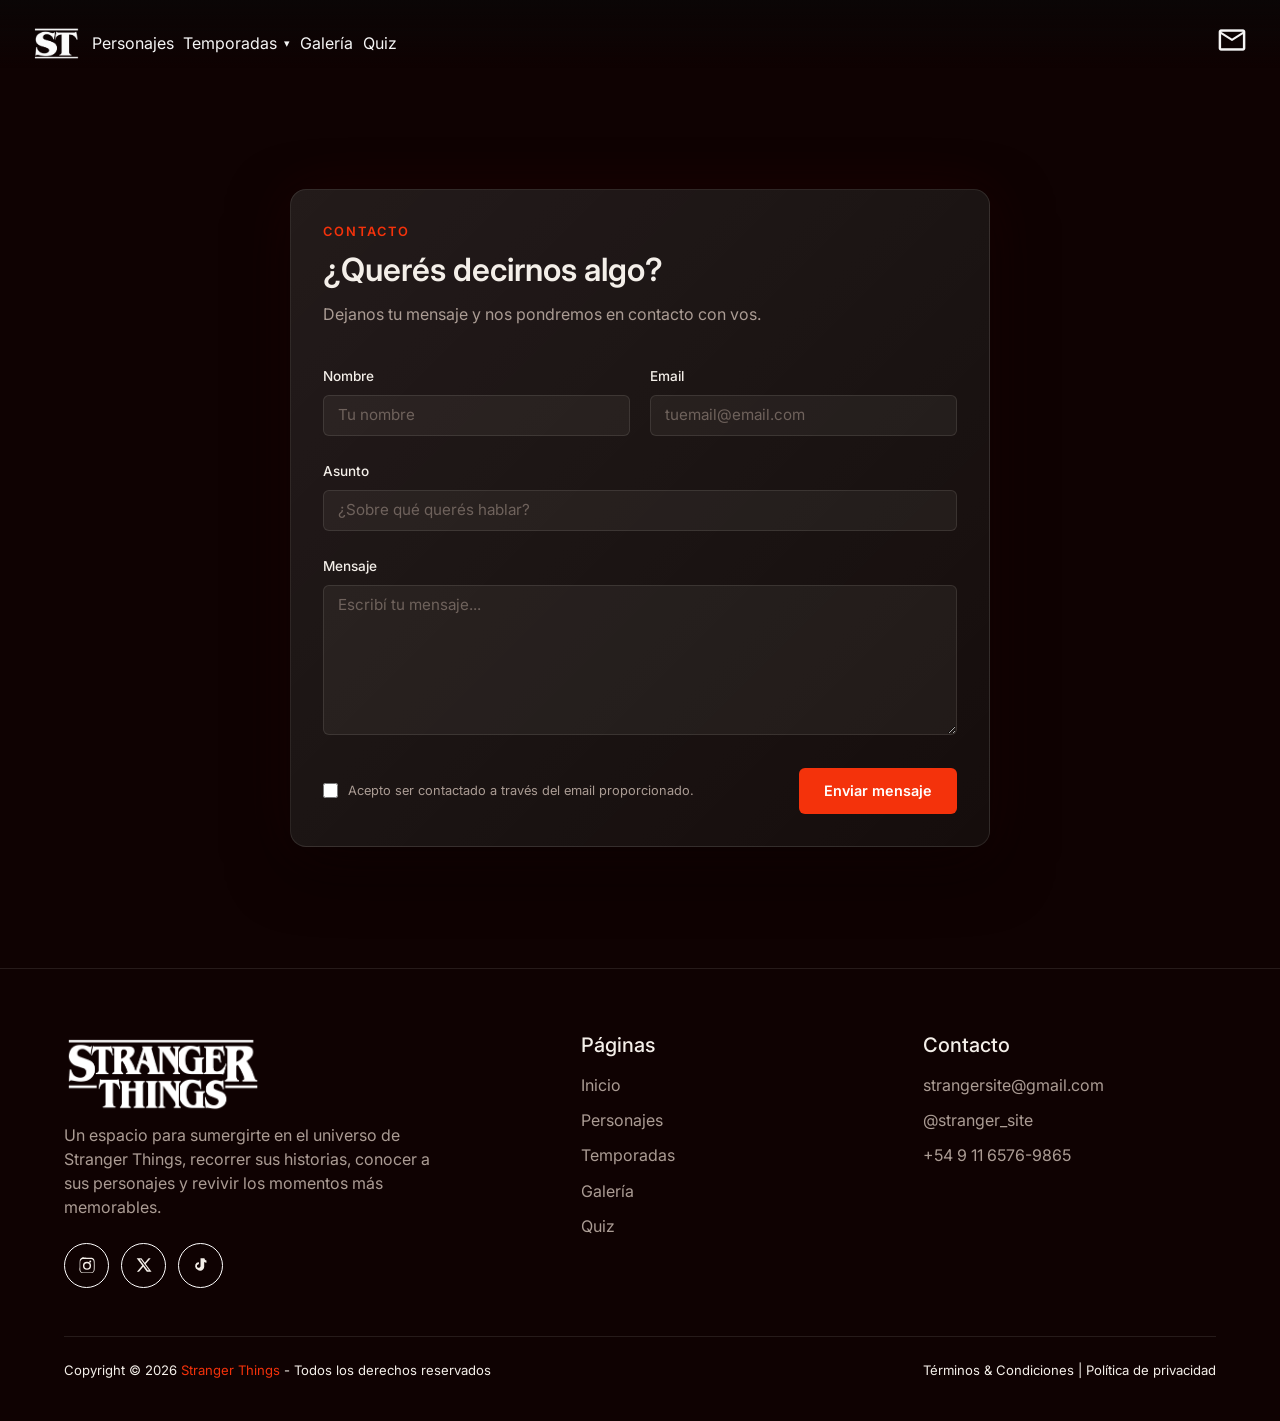
<file: contacto.html>
<!DOCTYPE html>
<html lang="es">

<head>
    <meta charset="UTF-8">
    <meta name="viewport" content="width=device-width, initial-scale=1.0">
    <title>Stranger Things</title>
    <link rel="icon" type="image" href="img/minilogoST.png">
    <link rel="preconnect" href="https://fonts.googleapis.com">
    <link rel="preconnect" href="https://fonts.gstatic.com" crossorigin>
    <link href="https://fonts.googleapis.com/css2?family=Anton&family=Inter:wght@400;500;600;700&display=swap"
        rel="stylesheet">
    <link rel="stylesheet" href="https://fonts.googleapis.com/css2?family=Material+Symbols+Outlined:opsz,wght,FILL,GRAD@20..48,100..700,0..1,-50..200&icon_names=mail" />
    <link href="https://cdn.jsdelivr.net/npm/bootstrap@5.3.8/dist/css/bootstrap.min.css" rel="stylesheet"
        integrity="sha384-sRIl4kxILFvY47J16cr9ZwB07vP4J8+LH7qKQnuqkuIAvNWLzeN8tE5YBujZqJLB" crossorigin="anonymous">
    <link rel="stylesheet" href="style.css">
</head>

<body class="fondoContacto">

    <!-- ===================== HEADER ===================== -->
    <header class="site-header">
        <div class="cont header-inner">
            <nav class="main-nav pt-4">
        <div style="display: flex; align-items: center; justify-content: space-between; width: 30%;">
          <a href="index.html">
            <img src="img/minilogoST.png" alt="" class="miniLogo">
          </a>

          <a href="personajes.html">Personajes</a>

          <div class="nav-dropdown">
            <a href="temporada1.html" class="has-caret">
              Temporadas <span class="caret">▾</span>
            </a>

            <div class="dropdown-menu">
              <a href="temporada1.html">Temporada 1</a>
              <a href="temporada2.html">Temporada 2</a>
              <a href="temporada3.html">Temporada 3</a>
              <a href="temporada4.html">Temporada 4</a>
              <a href="temporada5.html">Temporada 5</a>
            </div>
          </div>

          <a href="galeria.html">Galería</a>
          <a href="quiz.html">Quiz</a>
        </div>
        <div class="">
          <a href="contacto.html"><span class="material-symbols-outlined fs-2">
            mail
          </span></a></div>
      </nav>


        </div>
    </header>

<section class="contact-section">

  <div class="contact-bg"></div>

  <div class="contact-container">

    <div class="contact-header">
      <span>CONTACTO</span>
      <h1>¿Querés decirnos algo?</h1>
      <p>
        Dejanos tu mensaje y nos pondremos en contacto con vos.
      </p>
    </div>

    <form class="contact-form" id="contactForm" novalidate>

      <div class="form-row">

        <div class="form-group">
          <label for="nombre">Nombre</label>
          <input
            type="text"
            id="nombre"
            name="nombre"
            placeholder="Tu nombre"
            required
          >
          <small class="error-message"></small>
        </div>

        <div class="form-group">
          <label for="email">Email</label>
          <input
            type="email"
            id="email"
            name="email"
            placeholder="tuemail@email.com"
            required
          >
          <small class="error-message"></small>
        </div>

      </div>


      <div class="form-group">

        <label for="asunto">Asunto</label>

        <input
          type="text"
          id="asunto"
          name="asunto"
          placeholder="¿Sobre qué querés hablar?"
          required
        >

        <small class="error-message"></small>

      </div>


      <div class="form-group">

        <label for="mensaje">Mensaje</label>

        <textarea
          id="mensaje"
          name="mensaje"
          placeholder="Escribí tu mensaje..."
          required
        ></textarea>

        <small class="error-message"></small>

      </div>


      <div class="contact-footer">

        <label class="checkbox-container">

          <input type="checkbox" id="terminos" required>

          <span>
            Acepto ser contactado a través del email proporcionado.
          </span>

        </label>


        <button type="submit" class="btn btn-primary">
          Enviar mensaje
        </button>

      </div>

      <p class="form-success" id="formSuccess"></p>

    </form>

  </div>

</section>
      <!-- ===================== FOOTER ===================== -->
        <footer class="site-footer">
            <div class="cont footer-inner">
                <div class="footer-brand">
                    <img src="img/logoST.png" alt="">
                    <p class="footer-desc">Un espacio para sumergirte en el universo de Stranger Things, recorrer sus
                        historias,
                        conocer a sus personajes y revivir los momentos más memorables.</p>
                    <div class="socials">
                        <a href="#" aria-label="Instagram" class="social-icon">
                            <svg viewBox="0 0 24 24" width="18" height="18" fill="currentColor">
                                <path
                                    d="M12 2.2c3.2 0 3.6 0 4.9.07 1.2.06 2 .24 2.4.4.6.24 1 .55 1.5 1s.75.9 1 1.5c.16.4.34 1.2.4 2.4.06 1.3.07 1.7.07 4.9s0 3.6-.07 4.9c-.06 1.2-.24 2-.4 2.4-.24.6-.55 1-1 1.5s-.9.75-1.5 1c-.4.16-1.2.34-2.4.4-1.3.06-1.7.07-4.9.07s-3.6 0-4.9-.07c-1.2-.06-2-.24-2.4-.4-.6-.24-1-.55-1.5-1s-.75-.9-1-1.5c-.16-.4-.34-1.2-.4-2.4C2.21 15.6 2.2 15.2 2.2 12s0-3.6.07-4.9c.06-1.2.24-2 .4-2.4.24-.6.55-1 1-1.5s.9-.75 1.5-1c.4-.16 1.2-.34 2.4-.4C8.4 2.21 8.8 2.2 12 2.2zm0 1.8c-3.15 0-3.5 0-4.75.07-1 .05-1.6.2-1.9.35-.5.19-.85.42-1.2.78s-.6.7-.78 1.2c-.15.3-.3.9-.35 1.9C3 9.5 3 9.85 3 13s0 3.5.07 4.75c.05 1 .2 1.6.35 1.9.19.5.42.85.78 1.2s.7.6 1.2.78c.3.15.9.3 1.9.35 1.25.07 1.6.07 4.75.07s3.5 0 4.75-.07c1-.05 1.6-.2 1.9-.35.5-.19.85-.42 1.2-.78s.6-.7.78-1.2c.15-.3.3-.9.35-1.9.07-1.25.07-1.6.07-4.75s0-3.5-.07-4.75c-.05-1-.2-1.6-.35-1.9a3.1 3.1 0 0 0-.78-1.2 3.1 3.1 0 0 0-1.2-.78c-.3-.15-.9-.3-1.9-.35C15.5 4 15.15 4 12 4zm0 3.6a5.4 5.4 0 1 1 0 10.8 5.4 5.4 0 0 1 0-10.8zm0 1.9a3.5 3.5 0 1 0 0 7 3.5 3.5 0 0 0 0-7zm5.6-2.1a1.26 1.26 0 1 1-2.52 0 1.26 1.26 0 0 1 2.52 0z" />
                            </svg>
                        </a>
                        <a href="#" aria-label="X" class="social-icon">
                            <svg viewBox="0 0 24 24" width="16" height="16" fill="currentColor">
                                <path
                                    d="M18.9 2H22l-7.5 8.6L23.3 22h-7l-5.5-7.2L4.5 22H1.4l8-9.2L1 2h7.2l5 6.6L18.9 2zm-1.2 18h1.7L7.4 3.9H5.6L17.7 20z" />
                            </svg>
                        </a>
                        <a href="#" aria-label="TikTok" class="social-icon">
                            <svg viewBox="0 0 24 24" width="16" height="16" fill="currentColor">
                                <path
                                    d="M14 2h3.1c.2 1.6 1.4 3 3.1 3.4V8.6c-1.2 0-2.4-.4-3.4-1v6.9c0 3.4-2.7 6-6 6-1.5 0-2.9-.6-3.9-1.5A6 6 0 0 1 5.5 8.7c1-.7 2.2-1 3.4-.9v3.2c-.5-.1-1-.1-1.4.1a2.8 2.8 0 0 0-1.6 3.2c.3 1.2 1.4 2 2.6 2 1.5 0 2.8-1.2 2.8-2.8V2z" />
                            </svg>
                        </a>
                    </div>
                </div>

                <div class="footer-links">
                    <h3>Páginas</h3>
                    <a href="index.html">Inicio</a>
                    <a href="personajes.html">Personajes</a>
                    <a href="temporada1.html">Temporadas</a>
                    <a href="galeria.html">Galería</a>
                            <a href="quiz.html">Quiz</a>

                </div>

                <div class="footer-contact">
                    <h3>Contacto</h3>
                    <a href="mailto:strangersite@gmail.com">strangersite@gmail.com</a>
                    <a href="#">@stranger_site</a>
                    <a href="tel:+5491165769865">+54 9 11 6576-9865</a>
                </div>
            </div>

            <div class="footer-bottom">
                <div class="cont footer-bottom-inner">
                    <p>Copyright © 2026 <span class="accent">Stranger Things</span> - Todos los derechos reservados</p>
                    <p class="legal-links"><a href="#">Términos &amp; Condiciones</a> | <a href="#">Política de
                            privacidad</a></p>
                </div>
            </div>
        </footer>

        <script src="script.js"></script>
    </main>
</body>

</html>
</file>
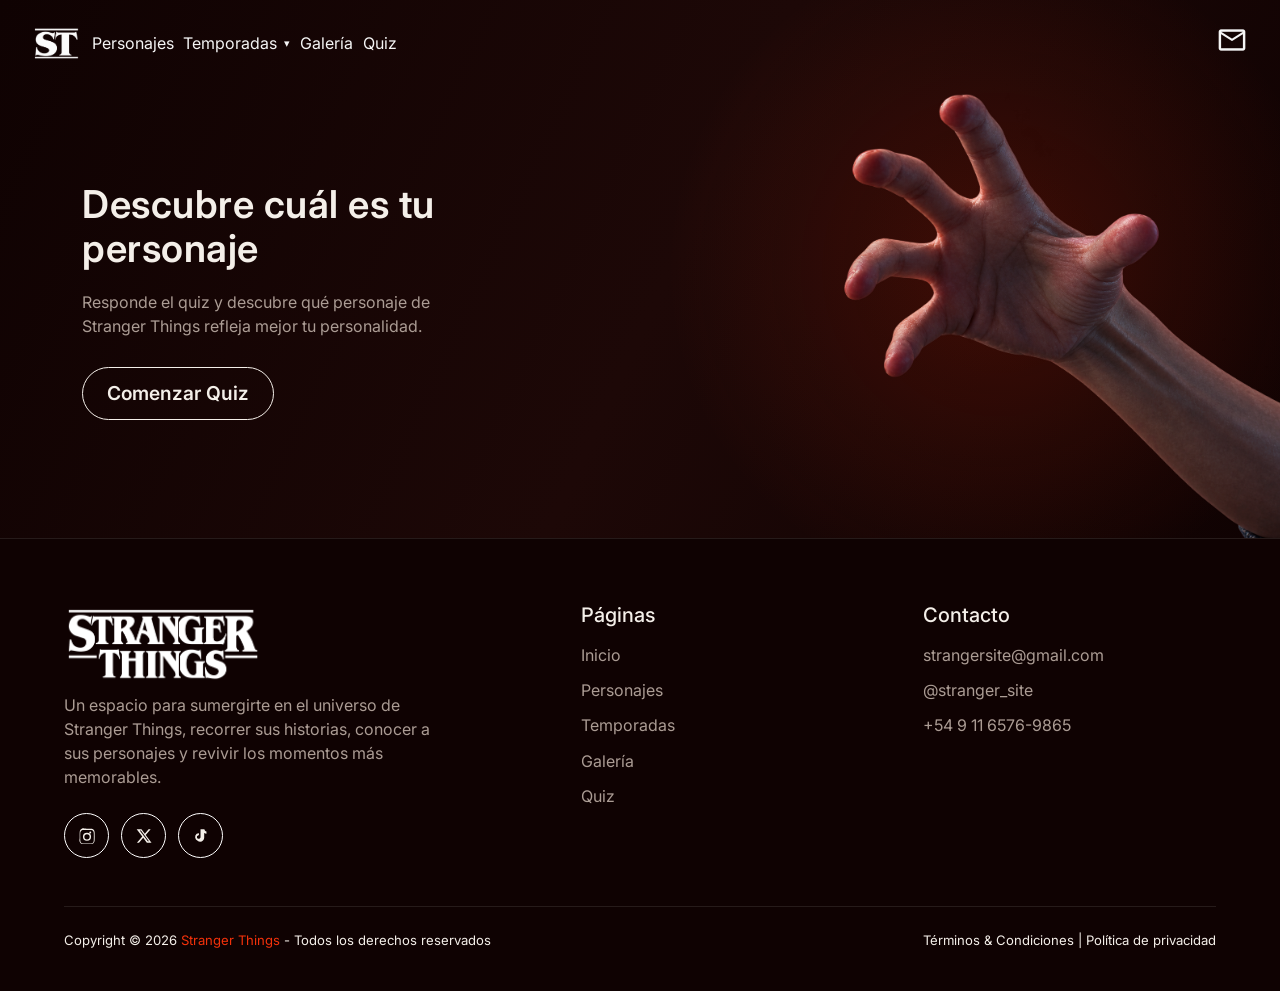
<file: quiz.html>
<!DOCTYPE html>
<html lang="es">

<head>
    <meta charset="UTF-8">
    <meta name="viewport" content="width=device-width, initial-scale=1.0">
    <title>Stranger Things</title>
    <link rel="icon" type="image" href="img/minilogoST.png">
    <link rel="preconnect" href="https://fonts.googleapis.com">
    <link rel="preconnect" href="https://fonts.gstatic.com" crossorigin>
    <link href="https://fonts.googleapis.com/css2?family=Anton&family=Inter:wght@400;500;600;700&display=swap"
        rel="stylesheet">
    <link rel="stylesheet" href="https://fonts.googleapis.com/css2?family=Material+Symbols+Outlined:opsz,wght,FILL,GRAD@20..48,100..700,0..1,-50..200&icon_names=mail" />
    <link href="https://cdn.jsdelivr.net/npm/bootstrap@5.3.8/dist/css/bootstrap.min.css" rel="stylesheet"
        integrity="sha384-sRIl4kxILFvY47J16cr9ZwB07vP4J8+LH7qKQnuqkuIAvNWLzeN8tE5YBujZqJLB" crossorigin="anonymous">
    <link rel="stylesheet" href="style.css">
</head>

<body>
    <main>
        <div class="cursor-light"></div>
        <div class="cursor-trail"></div>
    <!-- ===================== HEADER ===================== -->
    <header class="site-header quiz-header">
        <div class="cont header-inner">
            <nav class="main-nav pt-4">
        <div style="display: flex; align-items: center; justify-content: space-between; width: 30%;">
          <a href="index.html">
            <img src="img/minilogoST.png" alt="" class="miniLogo">
          </a>

          <a href="personajes.html">Personajes</a>

          <div class="nav-dropdown">
            <a href="temporada1.html" class="has-caret">
              Temporadas <span class="caret">▾</span>
            </a>

            <div class="dropdown-menu">
              <a href="temporada1.html">Temporada 1</a>
              <a href="temporada2.html">Temporada 2</a>
              <a href="temporada3.html">Temporada 3</a>
              <a href="temporada4.html">Temporada 4</a>
              <a href="temporada5.html">Temporada 5</a>
            </div>
          </div>

          <a href="galeria.html">Galería</a>
          <a href="quiz.html">Quiz</a>
        </div>
        <div class="">
          <a href="contacto.html"><span class="material-symbols-outlined fs-2">
            mail
          </span></a></div>
      </nav>


        </div>
    </header>

    <section class="hero-quiz">
         <div class="container quiz-inner">
        <div class="quiz-copy">
          <h2>Descubre cuál es tu<br>personaje</h2>
          <p>Responde el quiz y descubre qué personaje de Stranger Things refleja mejor tu personalidad.</p>
          <button class="btn  btn-rounded btn-outline"><a href="start-quiz.html">Comenzar Quiz</a></button>
        </div>
        <img src="img/manoQuiz.png" alt="" class="quiz-img">
        </div>
     </section>
    </main>
      <!-- ===================== FOOTER ===================== -->
        <footer class="site-footer">
            <div class="cont footer-inner">
                <div class="footer-brand">
                    <img src="img/logoST.png" alt="">
                    <p class="footer-desc">Un espacio para sumergirte en el universo de Stranger Things, recorrer sus
                        historias,
                        conocer a sus personajes y revivir los momentos más memorables.</p>
                    <div class="socials">
                        <a href="#" aria-label="Instagram" class="social-icon">
                            <svg viewBox="0 0 24 24" width="18" height="18" fill="currentColor">
                                <path
                                    d="M12 2.2c3.2 0 3.6 0 4.9.07 1.2.06 2 .24 2.4.4.6.24 1 .55 1.5 1s.75.9 1 1.5c.16.4.34 1.2.4 2.4.06 1.3.07 1.7.07 4.9s0 3.6-.07 4.9c-.06 1.2-.24 2-.4 2.4-.24.6-.55 1-1 1.5s-.9.75-1.5 1c-.4.16-1.2.34-2.4.4-1.3.06-1.7.07-4.9.07s-3.6 0-4.9-.07c-1.2-.06-2-.24-2.4-.4-.6-.24-1-.55-1.5-1s-.75-.9-1-1.5c-.16-.4-.34-1.2-.4-2.4C2.21 15.6 2.2 15.2 2.2 12s0-3.6.07-4.9c.06-1.2.24-2 .4-2.4.24-.6.55-1 1-1.5s.9-.75 1.5-1c.4-.16 1.2-.34 2.4-.4C8.4 2.21 8.8 2.2 12 2.2zm0 1.8c-3.15 0-3.5 0-4.75.07-1 .05-1.6.2-1.9.35-.5.19-.85.42-1.2.78s-.6.7-.78 1.2c-.15.3-.3.9-.35 1.9C3 9.5 3 9.85 3 13s0 3.5.07 4.75c.05 1 .2 1.6.35 1.9.19.5.42.85.78 1.2s.7.6 1.2.78c.3.15.9.3 1.9.35 1.25.07 1.6.07 4.75.07s3.5 0 4.75-.07c1-.05 1.6-.2 1.9-.35.5-.19.85-.42 1.2-.78s.6-.7.78-1.2c.15-.3.3-.9.35-1.9.07-1.25.07-1.6.07-4.75s0-3.5-.07-4.75c-.05-1-.2-1.6-.35-1.9a3.1 3.1 0 0 0-.78-1.2 3.1 3.1 0 0 0-1.2-.78c-.3-.15-.9-.3-1.9-.35C15.5 4 15.15 4 12 4zm0 3.6a5.4 5.4 0 1 1 0 10.8 5.4 5.4 0 0 1 0-10.8zm0 1.9a3.5 3.5 0 1 0 0 7 3.5 3.5 0 0 0 0-7zm5.6-2.1a1.26 1.26 0 1 1-2.52 0 1.26 1.26 0 0 1 2.52 0z" />
                            </svg>
                        </a>
                        <a href="#" aria-label="X" class="social-icon">
                            <svg viewBox="0 0 24 24" width="16" height="16" fill="currentColor">
                                <path
                                    d="M18.9 2H22l-7.5 8.6L23.3 22h-7l-5.5-7.2L4.5 22H1.4l8-9.2L1 2h7.2l5 6.6L18.9 2zm-1.2 18h1.7L7.4 3.9H5.6L17.7 20z" />
                            </svg>
                        </a>
                        <a href="#" aria-label="TikTok" class="social-icon">
                            <svg viewBox="0 0 24 24" width="16" height="16" fill="currentColor">
                                <path
                                    d="M14 2h3.1c.2 1.6 1.4 3 3.1 3.4V8.6c-1.2 0-2.4-.4-3.4-1v6.9c0 3.4-2.7 6-6 6-1.5 0-2.9-.6-3.9-1.5A6 6 0 0 1 5.5 8.7c1-.7 2.2-1 3.4-.9v3.2c-.5-.1-1-.1-1.4.1a2.8 2.8 0 0 0-1.6 3.2c.3 1.2 1.4 2 2.6 2 1.5 0 2.8-1.2 2.8-2.8V2z" />
                            </svg>
                        </a>
                    </div>
                </div>

                <div class="footer-links">
                    <h3>Páginas</h3>
                    <a href="index.html">Inicio</a>
                    <a href="personajes.html">Personajes</a>
                    <a href="temporada1.html">Temporadas</a>
                    <a href="galeria.html">Galería</a>
                            <a href="quiz.html">Quiz</a>

                </div>

                <div class="footer-contact">
                    <h3>Contacto</h3>
                    <a href="mailto:strangersite@gmail.com">strangersite@gmail.com</a>
                    <a href="#">@stranger_site</a>
                    <a href="tel:+5491165769865">+54 9 11 6576-9865</a>
                </div>
            </div>

            <div class="footer-bottom">
                <div class="cont footer-bottom-inner">
                    <p>Copyright © 2026 <span class="accent">Stranger Things</span> - Todos los derechos reservados</p>
                    <p class="legal-links"><a href="#">Términos &amp; Condiciones</a> | <a href="#">Política de
                            privacidad</a></p>
                </div>
            </div>
        </footer>

        <script src="script.js"></script>
    </main>
</body>

</html>
</file>
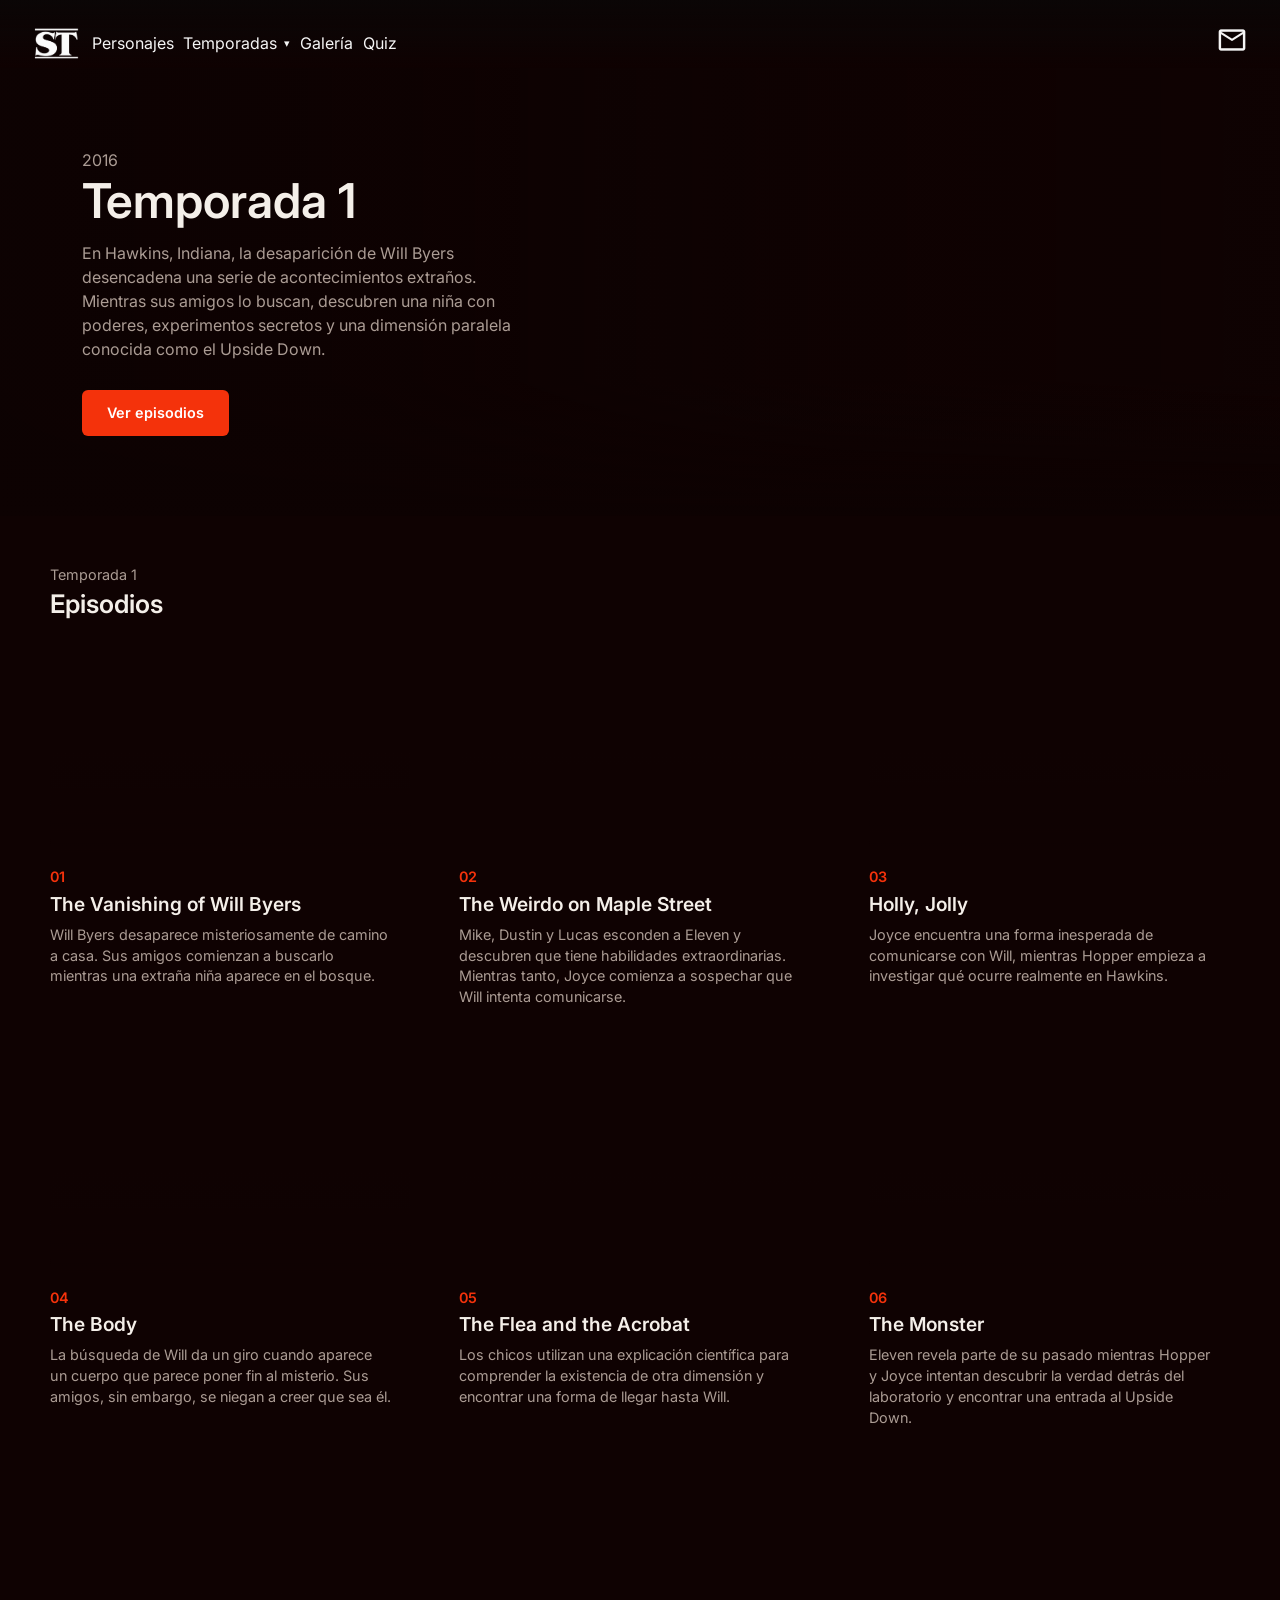
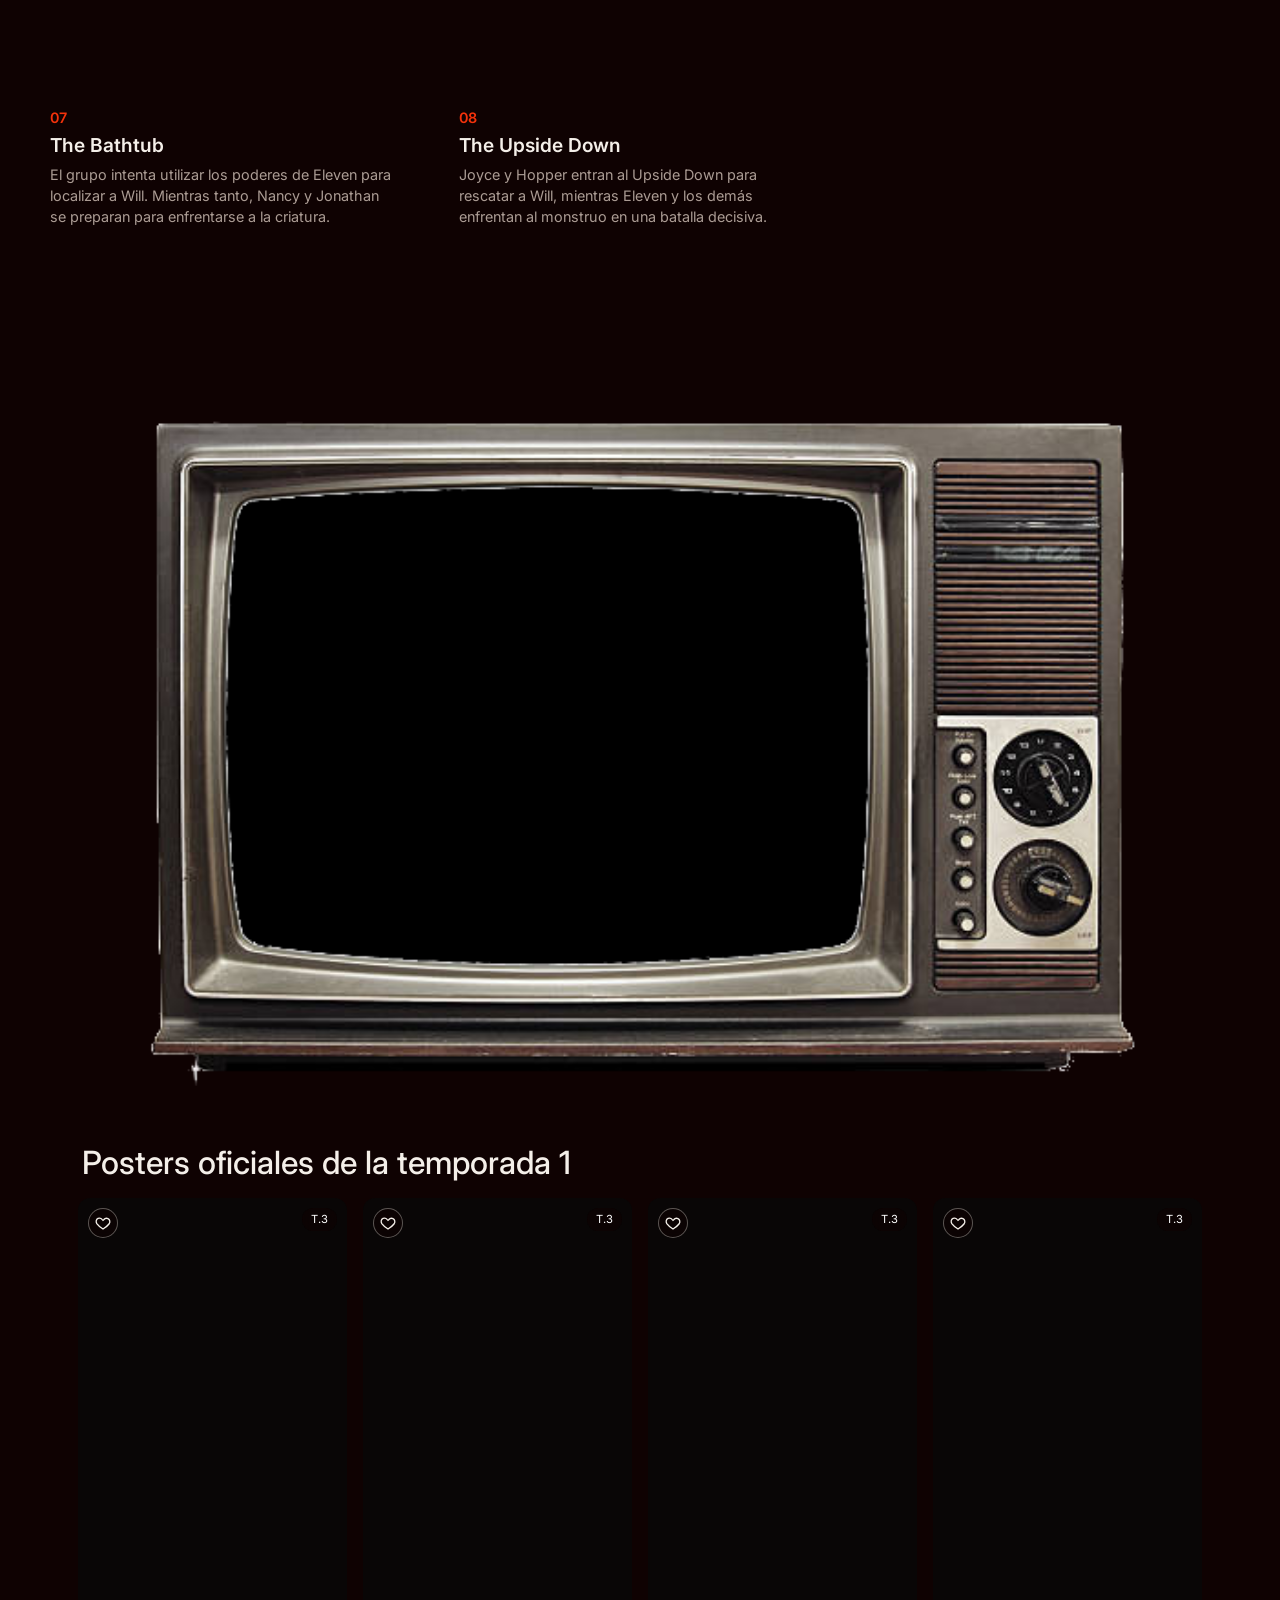
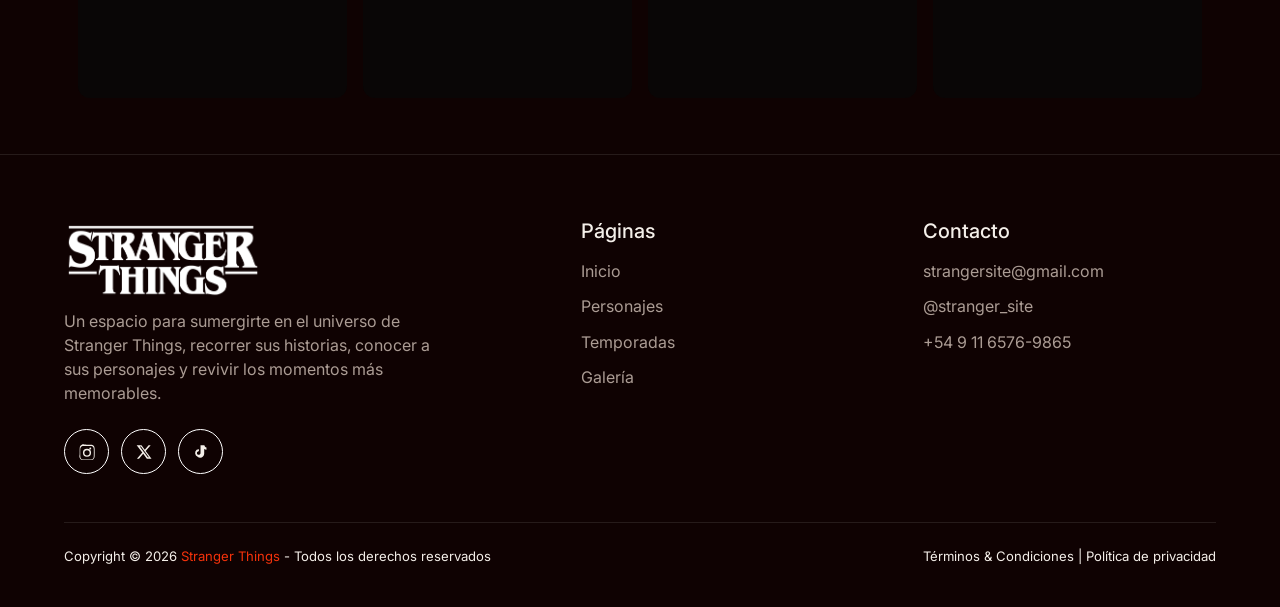
<file: temporadas.html>
<!DOCTYPE html>
<html lang="es">

<head>
  <meta charset="UTF-8">
  <meta name="viewport" content="width=device-width, initial-scale=1.0">
  <title>Stranger Things</title>
  <link rel="icon" type="image" href="img/minilogoST.png">
  <link rel="preconnect" href="https://fonts.googleapis.com">
  <link rel="preconnect" href="https://fonts.gstatic.com" crossorigin>
  <link href="https://fonts.googleapis.com/css2?family=Anton&family=Inter:wght@400;500;600;700&display=swap"
    rel="stylesheet">
    <link rel="stylesheet" href="https://fonts.googleapis.com/css2?family=Material+Symbols+Outlined:opsz,wght,FILL,GRAD@20..48,100..700,0..1,-50..200&icon_names=mail" />
  <link href="https://cdn.jsdelivr.net/npm/bootstrap@5.3.8/dist/css/bootstrap.min.css" rel="stylesheet"
        integrity="sha384-sRIl4kxILFvY47J16cr9ZwB07vP4J8+LH7qKQnuqkuIAvNWLzeN8tE5YBujZqJLB" crossorigin="anonymous">
 <link rel="stylesheet" href="style.css">
</head>

<body>

  <!-- ===================== HEADER ===================== -->
    <header class="site-header">
        <div class="cont header-inner">
            <nav class="main-nav pt-4">
        <div style="display: flex; align-items: center; justify-content: space-between; width: 30%;">
          <a href="index.html">
            <img src="img/minilogoST.png" alt="" class="miniLogo">
          </a>

          <a href="personajes.html">Personajes</a>

          <div class="nav-dropdown">
            <a href="temporadas.html" class="has-caret">
              Temporadas <span class="caret">▾</span>
            </a>

            <div class="dropdown-menu">
              <a href="temporadas.html">Temporada 1</a>
              <a href="temporadas.html">Temporada 2</a>
              <a href="temporadas.html">Temporada 3</a>
              <a href="temporadas.html">Temporada 4</a>
              <a href="temporadas.html">Temporada 5</a>
            </div>
          </div>

          <a href="galeria.html">Galería</a>
          <a href="quiz.html">Quiz</a>
        </div>
        <div class="">
          <a href="contacto.html"><span class="material-symbols-outlined fs-2">
            mail
          </span></a></div>
      </nav>


        </div>
    </header>


  <main>
    <div class="cursor-light"></div>
    <div class="cursor-trail"></div>

    <section class="temporada-hero">

      <div class="temporada-hero-bg"></div>

      <div class="temporada-hero-content">

        <span class="temporada-anio">2016</span>

        <h1>Temporada 1</h1>

        <p>
          En Hawkins, Indiana, la desaparición de Will Byers desencadena
          una serie de acontecimientos extraños. Mientras sus amigos lo
          buscan, descubren una niña con poderes, experimentos secretos
          y una dimensión paralela conocida como el Upside Down.
        </p>

        <a href="#episodios" class="btn btn-primary">
          Ver episodios
        </a>

      </div>

    </section>


    <!-- EPISODIOS -->
    <section class="episodios-section" id="episodios">

      <div class="episodios-container">

        <div class="episodios-header">
          <span>Temporada 1</span>
          <h2>Episodios</h2>
        </div>


        <div class="episodios-grid">

          <!-- EPISODIO 1 -->
          <article class="episodio-card">

            <div class="episodio-img episodio-1"></div>

            <div class="episodio-info">
              <span class="episodio-numero">01</span>

              <h3>The Vanishing of Will Byers</h3>

              <p>
                Will Byers desaparece misteriosamente de camino a casa.
                Sus amigos comienzan a buscarlo mientras una extraña niña
                aparece en el bosque.
              </p>
            </div>

          </article>


          <!-- EPISODIO 2 -->
          <article class="episodio-card">

            <div class="episodio-img episodio-2"></div>

            <div class="episodio-info">
              <span class="episodio-numero">02</span>

              <h3>The Weirdo on Maple Street</h3>

              <p>
                Mike, Dustin y Lucas esconden a Eleven y descubren que
                tiene habilidades extraordinarias. Mientras tanto,
                Joyce comienza a sospechar que Will intenta comunicarse.
              </p>
            </div>

          </article>


          <!-- EPISODIO 3 -->
          <article class="episodio-card">

            <div class="episodio-img episodio-3"></div>

            <div class="episodio-info">
              <span class="episodio-numero">03</span>

              <h3>Holly, Jolly</h3>

              <p>
                Joyce encuentra una forma inesperada de comunicarse con
                Will, mientras Hopper empieza a investigar qué ocurre
                realmente en Hawkins.
              </p>
            </div>

          </article>


          <!-- EPISODIO 4 -->
          <article class="episodio-card">

            <div class="episodio-img episodio-4"></div>

            <div class="episodio-info">
              <span class="episodio-numero">04</span>

              <h3>The Body</h3>

              <p>
                La búsqueda de Will da un giro cuando aparece un cuerpo
                que parece poner fin al misterio. Sus amigos, sin embargo,
                se niegan a creer que sea él.
              </p>
            </div>

          </article>


          <!-- EPISODIO 5 -->
          <article class="episodio-card">

            <div class="episodio-img episodio-5"></div>

            <div class="episodio-info">
              <span class="episodio-numero">05</span>

              <h3>The Flea and the Acrobat</h3>

              <p>
                Los chicos utilizan una explicación científica para
                comprender la existencia de otra dimensión y encontrar
                una forma de llegar hasta Will.
              </p>
            </div>

          </article>


          <!-- EPISODIO 6 -->
          <article class="episodio-card">

            <div class="episodio-img episodio-6"></div>

            <div class="episodio-info">
              <span class="episodio-numero">06</span>

              <h3>The Monster</h3>

              <p>
                Eleven revela parte de su pasado mientras Hopper y Joyce
                intentan descubrir la verdad detrás del laboratorio y
                encontrar una entrada al Upside Down.
              </p>
            </div>

          </article>


          <!-- EPISODIO 7 -->
          <article class="episodio-card">

            <div class="episodio-img episodio-7"></div>

            <div class="episodio-info">
              <span class="episodio-numero">07</span>

              <h3>The Bathtub</h3>

              <p>
                El grupo intenta utilizar los poderes de Eleven para
                localizar a Will. Mientras tanto, Nancy y Jonathan se
                preparan para enfrentarse a la criatura.
              </p>
            </div>

          </article>


          <!-- EPISODIO 8 -->
          <article class="episodio-card">

            <div class="episodio-img episodio-8"></div>

            <div class="episodio-info">
              <span class="episodio-numero">08</span>

              <h3>The Upside Down</h3>

              <p>
                Joyce y Hopper entran al Upside Down para rescatar a
                Will, mientras Eleven y los demás enfrentan al monstruo
                en una batalla decisiva.
              </p>
            </div>

          </article>

        </div>

      </div>

    </section>
<!-- ===================== VIDEO ===================== -->
    <section class="video-section-temporada">
      <div class="container">
        <div class="tv-wrapper">
          <div class="tv-video-wrap">
            <iframe src="https://www.youtube.com/embed/xgCxY0qWRC4?rel=0&modestbranding=1&autoplay=1&mute=1"
              title="Stranger Things - Video oficial de Netflix" frameborder="0"
              allow="accelerometer; autoplay; clipboard-write; encrypted-media; gyroscope; picture-in-picture"
              allowfullscreen>
            </iframe>
          </div>
          <img src="img/tvST.png" alt="Televisor retro" class="tv-image">
        </div>
      </div>
    </section>

  <section class="container mb-5">
            <div class="row">
                <h2 class="quiz-title">Posters oficiales de la temporada 1</h2>
                <figure class="galeria-card poster col m-2" data-id="9" data-season="3">
                    <button class="card-fav" aria-label="Agregar a favoritos">
                        <svg viewBox="0 0 24 24" width="16" height="16">
                            <path
                                d="M12 21s-6.7-4.35-9.3-8.1C1 10.1 1.6 6.6 4.6 5.2c2.3-1.1 4.8-.2 6.4 1.7L12 8l1-.9c1.6-1.9 4.1-2.8 6.4-1.7 3 1.4 3.6 4.9 1.9 7.7C18.7 16.65 12 21 12 21z" />
                        </svg>
                    </button>
                    <span class="card-tag">T.3</span>
                    <figcaption>
                        <h3>Lorem ipsum</h3>
                    </figcaption>
                </figure>
                <figure class="galeria-card poster col m-2" data-id="10" data-season="3">
                    <button class="card-fav" aria-label="Agregar a favoritos">
                        <svg viewBox="0 0 24 24" width="16" height="16">
                            <path
                                d="M12 21s-6.7-4.35-9.3-8.1C1 10.1 1.6 6.6 4.6 5.2c2.3-1.1 4.8-.2 6.4 1.7L12 8l1-.9c1.6-1.9 4.1-2.8 6.4-1.7 3 1.4 3.6 4.9 1.9 7.7C18.7 16.65 12 21 12 21z" />
                        </svg>
                    </button>
                    <span class="card-tag">T.3</span>
                    <figcaption>
                        <h3>Lorem ipsum</h3>
                    </figcaption>
                </figure>
                <figure class="galeria-card poster col m-2" data-id="11" data-season="3">
                    <button class="card-fav" aria-label="Agregar a favoritos">
                        <svg viewBox="0 0 24 24" width="16" height="16">
                            <path
                                d="M12 21s-6.7-4.35-9.3-8.1C1 10.1 1.6 6.6 4.6 5.2c2.3-1.1 4.8-.2 6.4 1.7L12 8l1-.9c1.6-1.9 4.1-2.8 6.4-1.7 3 1.4 3.6 4.9 1.9 7.7C18.7 16.65 12 21 12 21z" />
                        </svg>
                    </button>
                    <span class="card-tag">T.3</span>
                    <figcaption>
                        <h3>Lorem ipsum</h3>
                    </figcaption>
                </figure>
                <figure class="galeria-card poster col m-2" data-id="12" data-season="3">
                    <button class="card-fav" aria-label="Agregar a favoritos">
                        <svg viewBox="0 0 24 24" width="16" height="16">
                            <path
                                d="M12 21s-6.7-4.35-9.3-8.1C1 10.1 1.6 6.6 4.6 5.2c2.3-1.1 4.8-.2 6.4 1.7L12 8l1-.9c1.6-1.9 4.1-2.8 6.4-1.7 3 1.4 3.6 4.9 1.9 7.7C18.7 16.65 12 21 12 21z" />
                        </svg>
                    </button>
                    <span class="card-tag">T.3</span>
                    <figcaption>
                        <h3>Lorem ipsum</h3>
                    </figcaption>
                </figure>
            </div>
        </section>

  <!-- ===================== FOOTER ===================== -->
  <footer class="site-footer">
    <div class="cont footer-inner">
      <div class="footer-brand">
        <img src="img/logoST.png" alt="">
        <p class="footer-desc">Un espacio para sumergirte en el universo de Stranger Things, recorrer sus historias,
          conocer a sus personajes y revivir los momentos más memorables.</p>
        <div class="socials">
          <a href="#" aria-label="Instagram" class="social-icon">
            <svg viewBox="0 0 24 24" width="18" height="18" fill="currentColor">
              <path
                d="M12 2.2c3.2 0 3.6 0 4.9.07 1.2.06 2 .24 2.4.4.6.24 1 .55 1.5 1s.75.9 1 1.5c.16.4.34 1.2.4 2.4.06 1.3.07 1.7.07 4.9s0 3.6-.07 4.9c-.06 1.2-.24 2-.4 2.4-.24.6-.55 1-1 1.5s-.9.75-1.5 1c-.4.16-1.2.34-2.4.4-1.3.06-1.7.07-4.9.07s-3.6 0-4.9-.07c-1.2-.06-2-.24-2.4-.4-.6-.24-1-.55-1.5-1s-.75-.9-1-1.5c-.16-.4-.34-1.2-.4-2.4C2.21 15.6 2.2 15.2 2.2 12s0-3.6.07-4.9c.06-1.2.24-2 .4-2.4.24-.6.55-1 1-1.5s.9-.75 1.5-1c.4-.16 1.2-.34 2.4-.4C8.4 2.21 8.8 2.2 12 2.2zm0 1.8c-3.15 0-3.5 0-4.75.07-1 .05-1.6.2-1.9.35-.5.19-.85.42-1.2.78s-.6.7-.78 1.2c-.15.3-.3.9-.35 1.9C3 9.5 3 9.85 3 13s0 3.5.07 4.75c.05 1 .2 1.6.35 1.9.19.5.42.85.78 1.2s.7.6 1.2.78c.3.15.9.3 1.9.35 1.25.07 1.6.07 4.75.07s3.5 0 4.75-.07c1-.05 1.6-.2 1.9-.35.5-.19.85-.42 1.2-.78s.6-.7.78-1.2c.15-.3.3-.9.35-1.9.07-1.25.07-1.6.07-4.75s0-3.5-.07-4.75c-.05-1-.2-1.6-.35-1.9a3.1 3.1 0 0 0-.78-1.2 3.1 3.1 0 0 0-1.2-.78c-.3-.15-.9-.3-1.9-.35C15.5 4 15.15 4 12 4zm0 3.6a5.4 5.4 0 1 1 0 10.8 5.4 5.4 0 0 1 0-10.8zm0 1.9a3.5 3.5 0 1 0 0 7 3.5 3.5 0 0 0 0-7zm5.6-2.1a1.26 1.26 0 1 1-2.52 0 1.26 1.26 0 0 1 2.52 0z" />
              </svg>
          </a>
          <a href="#" aria-label="X" class="social-icon">
            <svg viewBox="0 0 24 24" width="16" height="16" fill="currentColor">
              <path
                d="M18.9 2H22l-7.5 8.6L23.3 22h-7l-5.5-7.2L4.5 22H1.4l8-9.2L1 2h7.2l5 6.6L18.9 2zm-1.2 18h1.7L7.4 3.9H5.6L17.7 20z" />
              </svg>
          </a>
          <a href="#" aria-label="TikTok" class="social-icon">
            <svg viewBox="0 0 24 24" width="16" height="16" fill="currentColor">
              <path
                d="M14 2h3.1c.2 1.6 1.4 3 3.1 3.4V8.6c-1.2 0-2.4-.4-3.4-1v6.9c0 3.4-2.7 6-6 6-1.5 0-2.9-.6-3.9-1.5A6 6 0 0 1 5.5 8.7c1-.7 2.2-1 3.4-.9v3.2c-.5-.1-1-.1-1.4.1a2.8 2.8 0 0 0-1.6 3.2c.3 1.2 1.4 2 2.6 2 1.5 0 2.8-1.2 2.8-2.8V2z" />
              </svg>
          </a>
        </div>
      </div>

      <div class="footer-links">
        <h3>Páginas</h3>
        <a href="index.html">Inicio</a>
        <a href="personajes.html">Personajes</a>
        <a href="temporadas.html">Temporadas</a>
        <a href="galeria.html">Galería</a>
      </div>

      <div class="footer-contact">
        <h3>Contacto</h3>
        <a href="mailto:strangersite@gmail.com">strangersite@gmail.com</a>
        <a href="#">@stranger_site</a>
        <a href="tel:+5491165769865">+54 9 11 6576-9865</a>
      </div>
    </div>

    <div class="footer-bottom">
      <div class="cont footer-bottom-inner">
        <p>Copyright © 2026 <span class="accent">Stranger Things</span> - Todos los derechos reservados</p>
        <p class="legal-links"><a href="#">Términos &amp; Condiciones</a> | <a href="#">Política de privacidad</a></p>
      </div>
    </div>
  </footer>
    </main>
  <script src="script.js"></script>
</body>

</html>
</file>
<file: style.css>
/* =========================================================
   TOKENS
========================================================= */
:root {
  --bg: #0F0202;
  --bg-soft: #120b0a;
  --red: #F4320B;
  --red-dim: #7a1512;
  --orange: #F4320B;
  --text: #f4efe9;
  --text-muted: #ab9c94;
  --text-faint: #6f625c;
  --border: rgba(244, 239, 233, 0.1);
  --card-bg: rgba(244, 239, 233, 0.04);

  --font-display: 'Anton', 'Arial Narrow', sans-serif;
  --font-body: 'Inter', sans-serif;
  --bs-body-font-family: 'Inter', sans-serif;

  --container: 1180px;
}

* {
  box-sizing: border-box;
  margin: 0;
  padding: 0;
}

html {
  scroll-behavior: smooth;
}

body {
  background: var(--bg);
  color: var(--text);
  font-family: var(--font-body);
  line-height: 1.5;
  -webkit-font-smoothing: antialiased;
}


a {
  color: inherit;
  text-decoration: none;
}

.hero {
  position: relative;
  overflow: hidden;
  min-height: 100vh;
}

.cursor-light,
.cursor-trail {
  position: absolute;
  pointer-events: none;
  z-index: 1;
  opacity: 0;
  transition: opacity 0.5s ease;
}

/* Luz principal */
.cursor-light {
  width: 160px;
  height: 120px;

  border-radius: 50%;

  background: radial-gradient(ellipse,
      #f4320bd0 0%,
      #f4320b70 25%,
      transparent 70%);

  filter: blur(8px);

  transform: translate(-50%, -50%);
}

/* Estela tipo humo */
.cursor-trail {
  width: 260px;
  height: 100px;

  border-radius: 50% 40% 60% 45%;

  background: radial-gradient(ellipse,
      #f4320b70 0%,
      #f4320b35 35%,
      transparent 75%);

  filter: blur(25px);

  transform: translate(-50%, -50%) rotate(-10deg);

  animation: smoke 4s ease-in-out infinite alternate;
}

@keyframes smoke {
  0% {
    border-radius: 50% 40% 60% 45%;
    transform: translate(-50%, -50%) rotate(-10deg) scale(1);
  }

  50% {
    border-radius: 40% 60% 45% 55%;
    transform: translate(-50%, -50%) rotate(8deg) scale(1.08);
  }

  100% {
    border-radius: 60% 45% 55% 40%;
    transform: translate(-50%, -50%) rotate(-5deg) scale(0.95);
  }
}

.hero h1,
.hero p {
  position: relative;
  z-index: 2;
}

/* =========================================================
   BUTTONS
========================================================= */
.btn {
  font-family: var(--font-body);
  font-weight: 600;
  font-size: 0.9rem;
  padding: 0.7rem 1.5rem;
  border: 1px solid transparent;
  cursor: pointer;
  border-radius: 6px;
  transition: transform 0.15s ease, background-color 0.15s ease, border-color 0.15s ease;
}

.btn:active {
  transform: translateY(0);
}

.btn-ghost {
  background: transparent;
  border-color: rgba(255, 255, 255, 0.753);
  color: var(--text);
}

.btn-ghost:hover {
  border-color: rgba(244, 239, 233, 0.35);
  background: rgba(244, 239, 233, 0.11);
}

.btn-primary {
  background: var(--orange);
  color: #fff;
}

.btn-primary:hover {
  background: #f4320bda;
}

.btn-outline {
  background: transparent;
  border: 1.5px solid var(--text);
  color: var(--text);
}


.btn-rounded {
  border-radius: 50px;
  font-size: 1.2rem;
}

.btn-rounded:hover {
  background-color: rgba(244, 239, 233, 0.11);
  border-color: rgba(244, 239, 233, 0.35);
}

/* =========================================================
   HEADER
========================================================= */
.site-header {
  position: sticky;
  top: 0;
  z-index: 50;
  background: linear-gradient(to bottom,
      rgba(10, 7, 7, 0.85) 0%,
      rgba(10, 7, 7, 0) 100%);
}

.quiz-header {
  position: absolute;
  width: 100%;
  background: transparent;
}

.header-inner {

  height: 68px;
  padding: 0 32px;
}

.header-inner-landing{
  height: 68px;
  padding: 0 32px;
     display: flex;
  align-items: center;
  justify-content: space-between;
}
.miniLogo {
  width: 50px;
  vertical-align: middle;
}

.main-nav {
  display: flex;
  gap: 2.2rem;
    display: flex;
  align-items: center;
  justify-content: space-between;
}

.main-nav a {
  font-size: 16px;
  color: whitesmoke;
  transition: color 0.15s ease;
}

.main-nav a:hover {
  color: var(--text);
}

/* DROPDOWN */

.nav-dropdown {
  position: relative;
}

.has-caret {
  display: flex;
  align-items: center;
  gap: 5px;
}

.caret {
  font-size: 12px;
  transition: transform 0.2s ease;
}


/* Menú desplegable */

.dropdown-menu {
  position: absolute;
  top: 100%;
  left: 0;

  padding: 12px 0 8px 0;

  display: flex;
  flex-direction: column;

  min-width: 160px;

  background: #120b0a;
  border: 1px solid rgba(255, 255, 255, 0.308) ;
  border-radius: 4px;

  opacity: 0;
  visibility: hidden;
  transform: translateY(0);

  transition:
    opacity 0.2s ease,
    visibility 0.2s ease;

  z-index: 1000;
}


/* Links del dropdown */

.dropdown-menu a {
  display: block;
  padding: 9px 16px;

  font-size: 14px;
  color: whitesmoke;

  white-space: nowrap;
}

.dropdown-menu a:hover {
  color: white;
  background: rgba(161, 33, 7, 0.08);
}


/* Mostrar al pasar el mouse */

.nav-dropdown:hover .dropdown-menu {
  opacity: 1;
  visibility: visible;
  transform: translateY(0);
}


/* Girar la flechita */

.nav-dropdown:hover .caret {
  transform: rotate(180deg);
}

.caret {
  font-size: 0.7em;
  margin-left: 2px;
}

.auth-buttons {
  display: flex;
  gap: 0.75rem;
}

/* =========================================================
   HERO
========================================================= */
.hero {
  position: relative;
  padding: 6rem 0 5rem;
  overflow: hidden;
  text-align: center;
}

.hero-glow {
  position: absolute;
  top: 8%;
  left: 50%;
  width: 900px;
  height: 500px;
  transform: translateX(-50%);
  background: radial-gradient(circle 250px at var(--mouse-x) var(--mouse-y),
      rgba(255, 255, 255, 0.20),
      rgba(255, 255, 255, 0.08) 30%,
      transparent 70%);

  pointer-events: none;
}

.hero-inner {
  position: relative;
  z-index: 1;
}


.heroLogo {
  width: 40%;
  margin-bottom: 1.5rem;
}

.signup-form {
  display: flex;
  max-width: 560px;
  margin: 0 auto;
  background: var(--text);
  border-radius: 8px;
  padding: 6px;
  box-shadow: 0 0 60px rgba(224, 38, 31, 0.25);
}

.signup-form input {
  flex: 1;
  border: none;
  background: transparent;
  padding: 0.85rem 1.1rem;
  font-family: var(--font-body);
  font-size: 0.95rem;
  color: #1a1a1a;
  outline: none;
}

.signup-form input::placeholder {
  color: #8a8a8a;
}

.signup-form .btn-primary {
  border-radius: 5px;
  white-space: nowrap;
}

/* =========================================================
   QUIZ SECTION
========================================================= */
.quiz-section {
  padding: 6rem 102px;
  overflow: hidden;
}

.hero-quiz{
  background:
    radial-gradient(circle at 78% 50%, rgba(244, 50, 11, 0.18), transparent 32%),
    linear-gradient(115deg, var(--bg) 0%, #1d0807 52%, var(--bg) 100%);
  padding-top:5%;
}


.quiz-inner {
  display: grid;
  grid-template-columns: 1fr 1fr;
  align-items: center;
  gap: 2rem;

}

.quiz-copy h2 {
  font-family: 'Inter' !important;
  font-size: clamp(1.8rem, 3vw, 2.4rem) !important;
  letter-spacing: 0.5px !important;
  line-height: 1.15 !important;
  margin-bottom: 1.2rem;
  font-weight: 600;
}

.quiz-copy p {
  color: var(--text-muted);
  max-width: 40ch;
  margin-bottom: 1.8rem;
}

.card-stack {
  position: relative;
  height: 320px;
  background: radial-gradient(ellipse at center, rgba(224, 38, 31, 0.35), rgba(224, 38, 31, 0) 75%);

}

.char-card {
  position: absolute;
  width: 230px;
  height: 330px;
  border-radius: 14px;
  background: linear-gradient(160deg, #241615, #100a0a);
  border: 1px solid var(--border);
  display: flex;
  align-items: flex-end;
  justify-content: center;
  padding-bottom: 1rem;
  font-family: var(--font-body);
  font-weight: 600;
  font-size: 0.85rem;
  color: var(--text-muted);
  box-shadow: 0 20px 40px rgba(0, 0, 0, 0.5);
}

.card-1 {
  left: 0;
  top: 40px;
  transform: rotate(-12deg);
  background:
    linear-gradient(1000deg, rgba(28, 42, 48, 0), rgba(13, 20, 22, 0.534)),
    url("https://static.wikia.nocookie.net/freshy-kanal/images/1/1d/Henry_Creel_Based_On.png/revision/latest?cb=20221126231705") center / cover no-repeat;
}

.card-2 {
  left: 150px;
  top: 0;
  transform: rotate(0deg);
  z-index: 2;
  background:
    linear-gradient(1000deg, rgba(28, 42, 48, 0), rgba(13, 20, 22, 0.534)),
    url("https://static.wikia.nocookie.net/strangerthings8338/images/e/e2/Eleven_-_Sorcerer.png/revision/latest/scale-to-width-down/1200?cb=20260313155200") center / cover no-repeat;
}

.card-3 {
  left: 300px;
  top: 30px;
  transform: rotate(12deg);
  background:
    linear-gradient(1000deg, rgba(28, 42, 48, 0), rgba(13, 20, 22, 0.534)),
    url("https://upload.wikimedia.org/wikipedia/en/8/8b/ST3_Steve_Harrington_portrait.jpg?utm_source=en.wikipedia.org&utm_campaign=index&utm_content=original") center / cover no-repeat;
}

/* =========================================================
   GALLERY
========================================================= */
.gallery-section {
  padding: 6rem 0 5rem;
}

.section-title {
  font-size: clamp(1.6rem, 3vw, 2.2rem);
  letter-spacing: 0.1px;
  line-height: 1.3;
  font-weight: 400;
  color: var(--text-muted);
  margin-bottom: 3rem;
  text-align: center;
}

.section-title strong {
  color: var(--text);
  font-weight: 600;
}

.gallery-scroll {
  display: grid;
  grid-auto-flow: column;
  grid-auto-columns: minmax(240px, 1fr);
  gap: 1.25rem;
  overflow-x: auto;
  padding: 0 32px 0.5rem;
  scroll-snap-type: x proximity;
}

.gallery-item {
  scroll-snap-align: start;
  aspect-ratio: 3/2;
  border-radius: 12px;
  display: flex;
  align-items: flex-end;
  padding: 1rem;
  background-size: cover;
  background-position: center;
}

.gallery-item figcaption {
  font-size: 0.85rem;
  color: var(--text);
  background: rgba(0, 0, 0, 0.5);
  padding: 0.3rem 0.7rem;
  border-radius: 20px;
}

.gallery-1 {
  background-image: url(https://static.wikia.nocookie.net/strangerthings8338/images/5/56/Rainbow_Room_S4.jpg/revision/latest?cb=20220907000407);
}

.gallery-2 {
  background-image: url(https://encrypted-tbn0.gstatic.com/images?q=tbn:ANd9GcQbKO97ipA62cAO4P3l7w2ps056gCbWSulGMLJNODKU3C4fJit9-ZEJWnoD&s=10);
}

.gallery-3 {
  background-image: url(https://indiehoy.com/wp-content/uploads/2020/06/stranger-things.jpg);
}

.gallery-4 {
  background-image: url(https://i.pinimg.com/736x/d0/7f/e6/d07fe6a1045313a1d13e430832119ccc.jpg);
}

/* =========================================================
   VIDEO / TV
========================================================= */
.video-section {
  padding: 3rem 0 7rem;
}

.tv-wrapper {
  position: relative;
  max-width: 1200px;
  margin: 0 auto;
}



/* la imagen manda el tamaño del bloque; el video se recorta debajo,
   asomando solo por el hueco transparente de la pantalla */
.tv-image {
  position: relative;
  z-index: 2;
  display: block;
  width: 100%;
  height: auto;
  pointer-events: none;
}

.tv-video-wrap {
  position: absolute;
  overflow: hidden;
  z-index: 1;
  background: #000;
  /* coordenadas del hueco de pantalla dentro del PNG (1359x533px) */
  left: 27.74%;
  top: 16.7%;
  width: 65.7%;
  height: 63.42%;
  transform: translateX(-25%);

}

/* el iframe de YouTube es 16:9 y el hueco de la pantalla es ~4:3,
   así que se agranda y se centra para que cubra todo el hueco sin bandas negras */
.tv-video-wrap iframe {
  position: absolute;
  left: 50%;
  top: 0;
  /* el reproductor de YouTube siempre respeta 16:9 puertas adentro:
     si el iframe no tiene esa proporción, mete barras negras.
     Por eso acá el iframe se agranda para MANTENER 16:9 real
     (alto = 100% del hueco, ancho = alto * 16/9) y el .tv-video-wrap
     de arriba recorta con overflow:hidden lo que sobra a los costados. */
  width: 151.2%;
  height: 95%;
  transform: translateX(-50%);

  display: block;
  border: 0;
}

/* =========================================================
   COMMUNITY
========================================================= */
.community-section {
  position: relative;
  padding: 9rem 9rem;
  padding-top: 0;
  overflow: hidden;
}

.community-glow {
  position: absolute;
  bottom: -10%;
  left: 50%;
  width: 100%;
  height: 600px;
  transform: translateX(-50%);
  background:
    linear-gradient(to bottom, var(--bg) 0%, rgba(10, 7, 7, 0.6) 25%, transparent 55%),
    radial-gradient(ellipse at 30% 60%, rgba(30, 70, 140, 0.28), transparent 60%),
    radial-gradient(ellipse at 70% 40%, rgba(224, 38, 31, 0.22), transparent 60%);
}

.community-inner {
  width: 100%;
  position: relative;
  z-index: 1;
  text-align: center;
}

.community-copy {
  color: var(--text-muted);
  max-width: 56ch;
  margin: 0 auto 2rem;
}

.testimonials {
  position: relative;
  margin: 1rem auto 0;
  height: 340px;
}

.testimonial {
  position: absolute;
  width: 400px;
  max-width: 86vw;
  text-align: left;
  background:
    linear-gradient(135deg, rgba(255, 255, 255, 0.07), rgba(255, 255, 255, 0.015) 45%, rgba(0, 0, 0, 0.05)),
    rgba(35, 18, 16, 0.55);
  border: 1px solid rgba(255, 255, 255, 0.14);
  border-radius: 28px;
  padding: 1.5rem 1.75rem;
  backdrop-filter: blur(18px) saturate(150%);
  -webkit-backdrop-filter: blur(18px) saturate(150%);
  box-shadow:
    0 16px 40px rgba(0, 0, 0, 0.45),
    inset 0 1px 0 rgba(255, 255, 255, 0.12);
}

.testimonial p {
  font-size: 1rem;
  line-height: 1.4;
  color: var(--text);
  margin-bottom: 0.9rem;
}

.testimonial cite {
  font-style: normal;
  font-size: 0.85rem;
  color: var(--text-faint);
}

.testimonial .name {
  color: var(--orange);
  font-weight: 600;
}

.t1 {
  left: 0;
  top: 0;
  border-bottom-left-radius: 0px;
}

.t2 {
  right: 2%;
  left: auto;
  top: 50px;
  border-bottom-right-radius: 0px;
}

.t3 {
  left: 15%;
  top: 170px;
  border-bottom-left-radius: 0px;
}

.t4 {
  right: 20%;
  top: 250px;
  border-bottom-right-radius: 0px;
}

/* PERSONAJES */



.personajes-grid .perImg {
  display: block;
  width: 250px;
  height: 400px;
  object-fit: cover;
  object-position: center;
  border-radius: 8px;
  filter: brightness(1);
  transition:
    transform 0.25s ease,
    filter 0.25s ease;
}

.personajes-grid p {
  width: 250px;

}



.personajes-grid .perImg:hover {
    transform: scale(1.02);
  filter: brightness(0.8);

}

.buscador-personajes{
  display: flex;
  justify-content: center;
  flex-direction: column;
  align-items: center;
  text-align: center;
  padding:    5% 0;
  width: 100%;
  margin-top: 5%;

  h6{
    width: 50%;
    margin-bottom: 2rem;
  }
}

.personajes-search{
  display: flex;
  width: 660px;
  margin: 0 auto;
  background: var(--text);
  border-radius: 8px;
  padding: 6px;
  box-shadow: 0 0 60px rgba(224, 38, 31, 0.25);
}

.personajes-search input {
  flex: 1;
  border: none;
  background: transparent;
  padding: 0.85rem 1.1rem;
  font-family: var(--font-body);
  font-size: 0.95rem;
  color: #1a1a1a;
  outline: none;
}

.personajes-search input::placeholder {
  color: #8a8a8a;
}

.personajes-search .btn-primary {
  border-radius: 5px;
  white-space: nowrap;
}

.sin-resultados {
  display: none;
  text-align: center;
  margin-top: 30px;
  color: var(--text-muted);
}

/* GALERIA */

/* =========================================================
   GALERÍA — pegá esto en tu style.css junto a tus otras
   secciones (usa los mismos tokens :root que ya tenés)
========================================================= */

.galeria-section {
  padding: 6rem 32px 7rem;
}

.galeria-header {
  text-align: center;
  margin-bottom: 3.5rem;
}

.galeria-header h2 {
  font-family: var(--font-body);
  font-size: clamp(1.8rem, 3vw, 2.4rem);
  font-weight: 600;
  letter-spacing: .5px;
  margin-bottom: .8rem;
}

.galeria-header p {
  color: var(--text-muted);
  max-width: 46ch;
  margin: 0 auto;
}

/* ---- mosaico superior: una sola grilla, sin cajas sueltas ---- */
.galeria-hero {
  position: relative;
  margin-bottom: 4.5rem;
}
 
.galeria-header {
  position: relative;
  z-index: 2;
  text-align: center;
  margin-bottom: 3.5rem;
}
 
.galeria-header h2 {
  font-family: var(--font-body);
  font-size: clamp(1.8rem, 3vw, 2.4rem);
  font-weight: 600;
  letter-spacing: .5px;
  margin-bottom: .8rem;
}
 
.galeria-header p {
  color: var(--text-muted);
  max-width: 46ch;
  margin: 0 auto;
}
 
/* ---- mosaico superior: una sola grilla, sin cajas sueltas ---- */
.galeria-mosaico {
  margin: 0 auto;
  display: grid;
  grid-template-columns: 0.3fr 0.5fr 0.3fr;
  grid-template-rows: 1fr 1fr;
  gap: 10px;
  height: 320px;
  width: 72%;
}
 
.mosaico-item {
  position: relative;
  border-radius: 14px;
  overflow: hidden;
  box-shadow: 0 20px 40px rgba(0, 0, 0, .35);
}

.mosaico-item::after {
  content: "";
  position: absolute;
  inset: 0;
  background: linear-gradient(180deg, rgba(15, 2, 2, 0) 50%, rgba(15, 2, 2, .65));
  pointer-events: none;
}

.mosaico-item > img {
  display: block;
  width: 100%;
  height: 100%;
  object-fit: cover;
  object-position: center;
}
 
.mosaico-a1     { grid-column: 1; grid-row: 1; }
.mosaico-a2     { grid-column: 1; grid-row: 2; }
.mosaico-centro { grid-column: 2; grid-row: 1 / 3; }
.mosaico-b1     { grid-column: 3; grid-row: 1; }
.mosaico-b2     { grid-column: 3; grid-row: 2; }
 
/* las de los costados salen de la grilla: se anclan a .galeria-hero
   (position:relative) y llegan hasta el borde de la pantalla con
   translateX(±50vw), y arriba/abajo hasta el alto completo del hero
   (header + mosaico), quedando más altas que el resto */
.mosaico-edge-left,
.mosaico-edge-right {
  position: absolute;
  top: 0;
  bottom: 0;
  width: 16vw;
  min-width: 170px;
  max-width: 260px;
  z-index: 0;
}
 
.mosaico-edge-left {
  left: 50%;
  transform: translateX(-50vw);
  border-radius: 0 14px 14px 0;
}
 
.mosaico-edge-right {
  right: 50%;
  transform: translateX(50vw);
  border-radius: 14px 0 0 14px;
}
.mosaico-fixed-btn {
  position: absolute;
  right: 24px;
  bottom: -18px;
  box-shadow: 0 12px 30px rgba(244, 50, 11, .35);
  z-index: 2;
}

/* ---- filtros ---- */
.galeria-filtros {
  display: flex;
  flex-wrap: wrap;
  justify-content: center;
  gap: .75rem;
  margin-bottom: .75rem;
}

.filtro-tag {
  font-family: var(--font-body);
  font-size: .85rem;
  padding: .55rem 1.2rem;
  border-radius: 999px;
  border: 1px solid var(--border);
  background: transparent;
  color: var(--text-muted);
  cursor: pointer;
  transition: border-color .15s ease, color .15s ease, background-color .15s ease;
}

.filtro-tag:hover {
  border-color: rgba(244, 239, 233, .35);
  color: var(--text);
}

.filtro-tag.active {
  background: var(--text);
  border-color: var(--text);
  color: #1a1a1a;
  font-weight: 600;
}

.galeria-count {
  color: var(--text-faint);
  font-size: .85rem;
  margin: 2.5rem 0 1.25rem;
}

/* ---- grilla de imágenes ---- */
.galeria-grid {
  display: grid;
  grid-template-columns: repeat(auto-fill, minmax(300px, 1fr));
  gap: 1.25rem;
}

.galeria-card {
  position: relative;
  aspect-ratio: 3 / 2;
  border-radius: 12px;
  overflow: hidden;
  background: #1a0f0f;
}

.galeria-card > img {
  position: absolute;
  inset: 0;
  width: 100%;
  height: 100%;
  object-fit: cover;
  z-index: 0;
  transition: filter .25s ease;
}

.galeria-card:not(.poster) > img {
  object-fit: cover;
  object-position: center;
}

.galeria-card.poster {
  background: #090606;
}

.galeria-card.poster > img {
  object-fit: fill;
}

.galeria-card.poster figcaption {
  display: none;
}

/* viñeta pareja arriba y abajo, para que el botón, el tag
   y el caption siempre se lean bien sobre cualquier foto */
.galeria-card:hover::before{
  content: "";
  position: absolute;
  inset: 0;
  background: linear-gradient(180deg, rgba(15, 2, 2, 0.397) 0%, transparent 28%, transparent 65%, rgba(15, 2, 2, 0.589) 100%);
  pointer-events: none;
  z-index: 1;
}

.galeria-card:hover > img {
  filter: brightness(.72);
}

.card-fav {
  position: absolute;
  top: 10px;
  left: 10px;
  width: 30px;
  height: 30px;
  display: flex;
  align-items: center;
  justify-content: center;
  border-radius: 50%;
  border: 1px solid rgba(244, 239, 233, .35);
  background: rgba(15, 2, 2, .55);
  backdrop-filter: blur(4px);
  color: var(--text);
  cursor: pointer;
  z-index: 2;
  transition: border-color .15s ease, transform .15s ease;
}

.card-fav svg {
  fill: none;
  stroke: currentColor;
  stroke-width: 2;
  transition: fill .15s ease, stroke .15s ease;
}
 
.card-fav:hover {
  border-color: var(--orange);
  transform: scale(1.06);
}
 
.card-fav.is-fav {
  border-color: var(--orange);
}
 
.card-fav.is-fav svg {
  fill: var(--orange);
  stroke: var(--orange);
}
 
/* tarjetas ocultas por el filtro activo */
.galeria-card.is-hidden {
  display: none;
}

.card-tag {
  position: absolute;
  top: 10px;
  right: 10px;
  padding: .2rem .55rem;
  border-radius: 999px;
  background: rgba(15, 2, 2, .55);
  backdrop-filter: blur(4px);
  color: white;
  font-size: .7rem;
  z-index: 1;
}

.galeria-card figcaption {
  position: absolute;
  left: 0;
  right: 0;
  bottom: 0;
  padding: 1.6rem 1rem .9rem;
  opacity: 0;
  transform: translateY(6px);
  transition: opacity .2s ease, transform .2s ease;
  z-index: 1;
}

.galeria-card figcaption h3 {
  font-family: var(--font-body);
  font-size: .95rem;
  font-weight: 600;
  margin-bottom: .15rem;
}

.galeria-card figcaption p {
  font-size: .78rem;
  color: var(--text-muted);
}

.galeria-card:hover .card-remove,
.galeria-card:hover figcaption,
.galeria-card.is-open .card-remove,
.galeria-card.is-open figcaption {
  opacity: 1;
  transform: translateY(0);
}

.poster{
  height: 500px;
}

.temporada-posters .row {
  display: grid;
  grid-template-columns: repeat(4, minmax(0, 1fr));
  gap: 1rem;
}

.temporada-posters .poster {
  width: auto;
  min-width: 0;
  flex: none;
  margin: 0 !important;
}

.sin-resultados {
  display: none;
  text-align: center;
  margin-top: 2rem;
  color: var(--text-muted);
}

.galeria-lightbox {
  position: fixed;
  inset: 0;
  z-index: 1000;
  display: flex;
  align-items: center;
  justify-content: center;
  padding: 2rem;
  background: rgba(8, 4, 4, .92);
  opacity: 0;
  pointer-events: none;
  transition: opacity .2s ease;
}

.galeria-lightbox.is-visible {
  opacity: 1;
  pointer-events: auto;
}

.lightbox-image {
  width: min(92vw, 1200px);
  height: min(86vh, 800px);
  background-position: center;
  background-repeat: no-repeat;
  background-size: contain;
}

.lightbox-close {
  position: absolute;
  top: 3rem;
  right: 15rem;
  width: 2.5rem;
  height: 2.5rem;
  border: 1px solid rgba(244, 239, 233, .45);
  border-radius: 50%;
  background: rgba(15, 2, 2, .7);
  color: var(--text);
  font-size: 1.75rem;
  line-height: 1;
  cursor: pointer;
}

.lightbox-close:hover {
  border-color: var(--orange);
  color: var(--orange);
}

.lightbox-nav {
  position: absolute;
  top: 50%;
  width: 2.75rem;
  height: 2.75rem;
  border: 1px solid rgba(244, 239, 233, .45);
  border-radius: 50%;
  background: rgba(15, 2, 2, .7);
  color: var(--text);
  font-size: 1.5rem;
  line-height: 1;
  cursor: pointer;
  transform: translateY(-50%);
}

.lightbox-prev {
  left: 2rem;
}

.lightbox-next {
  right: 2rem;
}

.lightbox-nav:hover {
  border-color: var(--orange);
  color: var(--orange);
}

@media (max-width: 600px) {
  .lightbox-nav {
    width: 2.35rem;
    height: 2.35rem;
  }

  .lightbox-prev {
    left: .75rem;
  }

  .lightbox-next {
    right: .75rem;
  }
}

body.lightbox-open {
  overflow: hidden;
}



@media (max-width: 900px) {
  .galeria-hero {
    margin-bottom: 3rem;
  }
  .galeria-mosaico {
    grid-template-columns: 1fr 1fr;
    grid-template-rows: repeat(2, 140px);
    height: auto;
  }
  .mosaico-a1     { grid-column: 1; grid-row: 1; }
  .mosaico-a2     { grid-column: 2; grid-row: 1; }
  .mosaico-centro { grid-column: 1 / -1; grid-row: 2; border-radius: 14px; }
  .mosaico-b1, .mosaico-b2 { display: none; }
  /* los laterales full-bleed no aportan en pantallas chicas: se ocultan */
  .mosaico-edge-left, .mosaico-edge-right { display: none; }
  .mosaico-fixed-btn { position: static; margin: 1rem auto 0; display: block; }
}


/* =========================================================
   TEMPORADA
========================================================= */

.temporada-hero {
  position: relative;
  min-height: 420px;
  display: flex;
  align-items: center;
  overflow: hidden;
}


/* Imagen del hero */

.temporada-hero-bg {
  position: absolute;
  inset: 0;

  background-image:
    linear-gradient(
      90deg,
      rgba(15, 2, 2, 0.95) 0%,
      rgba(15, 2, 2, 0.82) 30%,
      rgba(15, 2, 2, 0.35) 65%,
      rgba(15, 2, 2, 0.15) 100%
    ),
    linear-gradient(
      0deg,
      var(--bg) 0%,
      transparent 30%
    ),
    url("https://static.wikia.nocookie.net/strangerthings8338/images/6/6c/Upside_Down_-_Hawkins_Town_Square.png/revision/latest/scale-to-width-down/1200?cb=20251215050515");

  background-size: cover;
  background-position: center;

  filter: brightness(0.85);
}


/* Contenido del hero */

.temporada-hero-content {
  position: relative;
  z-index: 2;

  width: min(1180px, 100%);
  margin: 0 auto;
  padding: 5rem 32px;
}

.temporada-anio {
  display: block;

  font-size: 1rem;
  color: var(--text-muted);

  margin-bottom: 0.3rem;
}

.temporada-hero h1 {
  font-family: var(--font-body);
  font-size: 3rem;
  font-weight: 600;
  line-height: 1;

  margin-bottom: 1rem;
}

.temporada-hero p {
  max-width: 430px;

  color: var(--text-muted);
  font-size: 1rem;
  line-height: 1.5;

  margin-bottom: 1.8rem;
}


/* =========================================================
   EPISODIOS
========================================================= */

.episodios-section {
  padding: 3rem 32px 7rem;
}

.episodios-container {
  max-width: 1180px;
  margin: 0 auto;
}


/* Encabezado */

.episodios-header {
  margin-bottom: 1.8rem;
}

.episodios-header span {
  display: block;

  color: var(--text-muted);
  font-size: 0.9rem;

  margin-bottom: 0.25rem;
}

.episodios-header h2 {
  font-family: var(--font-body);
  font-size: 1.6rem;
  font-weight: 600;
}


/* =========================================================
   GRID
========================================================= */

.episodios-grid {
  display: grid;

  grid-template-columns: repeat(3, 1fr);

  gap: 2.8rem 3rem;
}


/* =========================================================
   TARJETA
========================================================= */

.episodio-card {
  min-width: 0;
}


/* Imagen */

.episodio-img {
  display: block;
  width: 100%;
  aspect-ratio: 16 / 9;
  object-fit: cover;

  border-radius: 8px;

  background-image:
    linear-gradient(
      180deg,
      rgba(15, 2, 2, 0) 50%,
      rgba(15, 2, 2, 0.35) 100%
    ),
    url("https://static.wikia.nocookie.net/strangerthings8338/images/6/6c/Upside_Down_-_Hawkins_Town_Square.png/revision/latest/scale-to-width-down/1200?cb=20251215050515");

  background-size: cover;
  background-position: center;

  margin-bottom: 0.9rem;

  transition:
    transform 0.25s ease,
    filter 0.25s ease;
}

.episodio-card:hover .episodio-img {
  transform: scale(1.02);
  filter: brightness(0.8);
}


/* =========================================================
   CONTENIDO
========================================================= */

.episodio-info {
  position: relative;
}

.episodio-numero {
  display: block;

  font-size: 0.9rem;
  color: var(--red);

  font-weight: 600;

  margin-bottom: 0.25rem;
}

.episodio-info h3 {
  font-family: var(--font-body);

  font-size: 1.2rem;
  font-weight: 600;

  line-height: 1.25;

  margin-bottom: 0.55rem;
}

.episodio-info p {
  color: var(--text-muted);

  font-size: 0.9rem;
  line-height: 1.45;

  max-width: 38ch;
}


/* =========================================================
   RESPONSIVE
========================================================= */

@media (max-width: 900px) {

  .episodios-grid {
    grid-template-columns: repeat(2, 1fr);
  }

  .temporada-hero {
    min-height: 450px;
  }

}


@media (max-width: 560px) {

  .temporada-hero-content {
    padding: 4rem 24px;
  }

  .temporada-hero h1 {
    font-size: 2.5rem;
  }

  .episodios-section {
    padding-left: 24px;
    padding-right: 24px;
  }

  .episodios-grid {
    grid-template-columns: 1fr;
    gap: 2rem;
  }

}

/*  */
.invalid-feedback,
.empty-feedback {
  display: none;
}

.was-validated :placeholder-shown:invalid ~ .empty-feedback {
  display: block;
}

.was-validated :not(:placeholder-shown):invalid ~ .invalid-feedback {
  display: block;
}

.is-invalid,
.was-validated :invalid {
  border-color: #dc3545;
}

/* =========================================================
   CONTACTO
========================================================= */

.contact-section {
  position: relative;
  min-height: 100vh;

  display: flex;
  align-items: center;
  justify-content: center;

  padding: 2.8rem 32px;

  overflow: hidden;
}


.fondoContacto {
  position: absolute;
  inset: 0;

  background-image:
    linear-gradient(
      0deg,
      var(--bg) 0%,
      transparent 35%
    ),
    url("https://static.wikia.nocookie.net/strangerthings8338/images/6/6c/Upside_Down_-_Hawkins_Town_Square.png/revision/latest/scale-to-width-down/1200?cb=20251215050515");

  background-size: cover;
  background-position: center;
}
/* Fondo */




/* Contenedor */

.contact-container {
  position: relative;
  z-index: 2;

  width: min(100%, 700px);

  padding: 2rem;

  background:
    linear-gradient(
      135deg,
      rgba(255, 255, 255, 0.08),
      rgba(255, 255, 255, 0.02)
    ),
    rgba(18, 11, 10, 0.75);

  border: 1px solid var(--border);

  border-radius: 16px;

  backdrop-filter: blur(16px);
  -webkit-backdrop-filter: blur(16px);

  box-shadow:
    0 20px 60px rgba(0, 0, 0, 0.55),
    0 0 60px rgba(244, 50, 11, 0.08);
}


/* Header */

.contact-header {
  margin-bottom: 2.5rem;
}


.contact-header span {
  display: block;

  color: var(--orange);

  font-size: 0.8rem;
  font-weight: 600;

  letter-spacing: 2px;

  margin-bottom: 0.6rem;
}


.contact-header h1 {
  font-size: 2rem;

  font-weight: 600;

  margin-bottom: 0.8rem;

  color: var(--text);
}


.contact-header p {
  color: var(--text-muted);

  max-width: 50ch;
}


/* Formulario */

.contact-form {
  display: flex;
  flex-direction: column;

}


/* Dos columnas */

.form-row {
  display: grid;

  grid-template-columns: 1fr 1fr;

  gap: 1.2rem;
}


/* Grupo */

.form-group {
  display: flex;
  flex-direction: column;

  gap: 0.55rem;
}


.form-group label {
  font-size: 0.85rem;

  font-weight: 500;

  color: var(--text);
}


/* Inputs */

.form-group input,
.form-group textarea {
  width: 100%;

  border: 1px solid var(--border);

  background: rgba(244, 239, 233, 0.05);

  color: var(--text);

  padding: 0.5rem 0.9rem;

  border-radius: 6px;

  font-family: var(--font-body);

  font-size: 0.95rem;

  outline: none;

  transition:
    border-color 0.2s ease,
    background-color 0.2s ease,
    box-shadow 0.2s ease;
}


/* Focus */

.form-group input:focus,
.form-group textarea:focus {
  border-color: var(--orange);

  background: rgba(244, 239, 233, 0.07);

  box-shadow:
    0 0 0 3px rgba(244, 50, 11, 0.1);
}


/* Placeholder */

.form-group input::placeholder,
.form-group textarea::placeholder {
  color: var(--text-faint);
}


/* Textarea */

.form-group textarea {
  min-height: 150px;

  resize: vertical;
}


/* Footer */

.contact-footer {
  display: flex;

  align-items: center;
  justify-content: space-between;

  gap: 1rem;

  margin-top: 0.5rem;
}


/* Checkbox */

.checkbox-container {
  display: flex;

  align-items: center;

  gap: 0.6rem;

  color: var(--text-muted);

  font-size: 0.8rem;

  cursor: pointer;
}


.checkbox-container input {
  accent-color: var(--orange);

  width: 15px;
  height: 15px;
}


/* Botón */

.contact-footer .btn {
  white-space: nowrap;
}


/* Errores */

.error-message {
  min-height: 16px;

  color: #ff6b5e;

  font-size: 0.75rem;
}


.form-group.error input,
.form-group.error textarea {
  border-color: #ff5c5c;
}


/* Success */

.form-success {
  display: none;

  padding: 0.9rem 1rem;

  border-radius: 6px;

  background: rgba(244, 50, 11, 0.1);

  border: 1px solid rgba(244, 50, 11, 0.4);

  color: var(--text);

  font-size: 0.9rem;
}


.form-success.show {
  display: block;
}


/* =========================================================
   RESPONSIVE
========================================================= */

@media (max-width: 700px) {

  .contact-section {
    padding: 4rem 20px;
  }


  .contact-container {
    padding: 2rem 1.4rem;
  }


  .form-row {
    grid-template-columns: 1fr;
  }


  .contact-footer {
    flex-direction: column;

    align-items: stretch;
  }


  .contact-footer .btn {
    width: 100%;
  }

}

/* =========================================================
   FOOTER
========================================================= */
.site-footer {
  border-top: 1px solid var(--border);
  padding-top: 4rem;
  padding-right: 4rem;
  padding-left: 4rem;
  background: var(--bg);
}

.footer-inner {
  display: grid;
  grid-template-columns: 1.6fr 1fr 1fr;
  gap: 3rem;
  padding-bottom: 3rem;

  img {
    width: 200px;
    margin-bottom: 2%;
  }

}





.footer-desc {
  color: var(--text-muted);
  font-size: 1rem;
  max-width: 38ch;
  margin-bottom: 1.5rem;
}

.socials {
  display: flex;
  gap: 0.75rem;
}

.social-icon {
  width: 45px;
  height: 45px;
  border-radius: 50%;
  border: 1px solid white;
  display: flex;
  align-items: center;
  justify-content: center;
}

.social-icon:hover {
  border-color: var(--text);
  background-color: rgba(255, 255, 255, 0.185);
}

.footer-links h3,
.footer-contact h3 {
  font-size: 1.25rem;
  margin-bottom: 1rem;
  color: var(--text);
}

.footer-links a,
.footer-contact a {
  display: block;
  color: var(--text-muted);
  font-size: 1rem;
  margin-bottom: 0.7rem;
  transition: color 0.15s ease;
}

.footer-links a:hover,
.footer-contact a:hover {
  color: var(--text);
}

.footer-bottom {
  border-top: 1px solid var(--border);
  padding: 1.5rem 0;
}

.footer-bottom-inner {
  display: flex;
  justify-content: space-between;
  flex-wrap: wrap;
  gap: 0.75rem;
  font-size: 0.82rem;
}

.footer-bottom .accent {
  color: var(--orange);
}

.legal-links a:hover {
  color: var(--text);
}


/* =========================================================
   RESPONSIVE
========================================================= */
@media (max-width: 900px) {
  .main-nav {
    display: none;
  }

  .quiz-inner {
    grid-template-columns: 1fr;
    text-align: center;
  }

  .quiz-copy p {
    margin-left: auto;
    margin-right: auto;
  }

  .card-stack {
    margin: 0 auto;
    width: 320px;
  }

  .footer-inner {
    grid-template-columns: 1fr;
    gap: 2rem;
  }

  .testimonials {
    height: auto;
    display: flex;
    flex-direction: column;
    gap: 1rem;
  }

  .testimonial {
    position: static;
    max-width: 100%;
  }
}

@media (max-width: 560px) {
  .tv-frame {
    grid-template-columns: 1fr;
  }

  .tv-panel {
    flex-direction: row;
  }

  .signup-form {
    flex-direction: column;
    background: transparent;
    padding: 0;
    gap: 0.6rem;
  }

  .signup-form input {
    background: var(--text);
    border-radius: 8px;
  }
}

@media (prefers-reduced-motion: reduce) {
  * {
    transition: none !important;
    scroll-behavior: auto !important;
  }
}


/* QUIZ */
.quiz-img{
  width: 100%;
  transform: translateX(calc((70vw - 100%) / 2));
}

@media (max-width: 900px) {
  .quiz-img {
    transform: none;
  }
}

/* START QUIZ */
.quiz-page-hero{
  padding: 3.5rem 32px 2.5rem;
  max-width: var(--container);
  margin: 0 auto;
}
 
.quiz-page-hero .eyebrow{
  display: block;
  color: var(--text-muted);
  font-size: 0.85rem;
  margin-bottom: 0.6rem;
}
 
.quiz-page-hero h1{
  font-family: var(--font-body);
  font-size: clamp(2.2rem, 4vw, 3rem);
  font-weight: 600;
  line-height: 1.05;
  margin-bottom: 1.6rem;
}
 
.quiz-page-hero .rule{
  height: 1px;
  background: var(--border);
  width: 100%;
}
 
.quiz-layout{
  display: grid;
  grid-template-columns: 1fr 300px;
  align-items: start;
  gap: 3rem;
  max-width: var(--container);
  margin: 0 auto;
  padding: 0 32px 9rem;
}
 
.quiz-main{
  display: flex;
  flex-direction: column;
  gap: 3.5rem;
}
 
.quiz-question h2{
  font-family: var(--font-body);
  font-weight: 600;
  font-size: 1.25rem;
  line-height: 1.35;
  max-width: 60ch;
  margin-bottom: 1.3rem;
}
 
.quiz-options{
  display: flex;
  flex-direction: column;
  gap: 0.75rem;
}
 
.quiz-option{
  position: relative;
  display: block;
  padding: 0.95rem 1.3rem;
  border-radius: 10px;
  border: 1px solid var(--border);
  background: rgba(244, 239, 233, 0.03);
  color: var(--text-muted);
  font-size: 0.95rem;
  line-height: 1.4;
  cursor: pointer;
  transition: border-color 0.15s ease, background-color 0.15s ease, color 0.15s ease;
}
 
.quiz-option:hover{
  border-color: rgba(244, 239, 233, 0.3);
  color: var(--text);
}
 
.quiz-option input{
  position: absolute;
  inset: 0;
  opacity: 0;
  margin: 0;
  cursor: pointer;
}
 
.quiz-option.is-selected{
  border-color: var(--orange);
  background: rgba(244, 50, 11, 0.12);
  color: var(--text);
}
 
/* progressive enhancement para navegadores con :has() */
.quiz-option:has(input:checked){
  border-color: var(--orange);
  background: rgba(244, 50, 11, 0.12);
  color: var(--text);
}
 
.quiz-sidebar{
  position: sticky;
  top: 90px;
}
 
.quiz-sidebar h3{
  font-size: 0.8rem;
  text-transform: uppercase;
  letter-spacing: 1.5px;
  color: var(--text-muted);
  margin-bottom: 1rem;
}
 
.quiz-nav-list{
  display: flex;
  flex-direction: column;
  gap: 0.5rem;
  max-height: 65vh;
  overflow-y: auto;
  padding-right: 4px;
}
 
.quiz-nav-item{
  display: flex;
  align-items: center;
  justify-content: space-between;
  padding: 0.7rem 1rem;
  border-radius: 8px;
  border: 1px solid transparent;
  background: rgba(244, 239, 233, 0.04);
  color: var(--text-muted);
  font-size: 0.88rem;
  transition: background-color 0.15s ease, color 0.15s ease, border-color 0.15s ease;
}
 
.quiz-nav-item:hover{
  background: rgba(244, 239, 233, 0.08);
  color: var(--text);
}
 
.quiz-nav-item.is-current{
  background: rgba(244, 50, 11, 0.14);
  border-color: rgba(244, 50, 11, 0.4);
  color: var(--text);
}
 
.quiz-nav-item .check{
  opacity: 0;
  color: var(--orange);
  font-weight: 700;
  transition: opacity 0.15s ease;
}
 
.quiz-nav-item.is-answered .check{
  opacity: 1;
}
 
.quiz-submit-bar{
  position: sticky;
  bottom: 0;
  z-index: 40;
  display: flex;
  justify-content: flex-end;
  padding: 1.2rem 32px;
  background: linear-gradient(to top, rgba(15, 2, 2, 0.97) 40%, transparent 100%);
}
 
.quiz-submit-bar-inner{
  width: 100%;
  max-width: var(--container);
  margin: 0 auto;
  display: flex;
  justify-content: flex-end;
}
 
.quiz-submit-bar .btn{
  pointer-events: auto;
  min-width: 240px;
}
 
.quiz-submit-bar .btn:disabled{
  opacity: 0.5;
  cursor: not-allowed;
  transform: none !important;
  background-color: #7a1512  !important;
  border-color: #db4742  !important;
}

.quiz-submit-bar .btn:hover:enabled{
  background-color: #db4742  !important;
  border-color: #7a1512  !important;
}

.quiz-result-modal {
  position: fixed;
  inset: 0;
  z-index: 1000;
  display: grid;
  place-items: center;
  padding: 1.5rem;
  background: rgba(8, 4, 4, 0.88);
  opacity: 0;
  pointer-events: none;
  transition: opacity 0.2s ease;
}

.quiz-result-modal.is-visible {
  opacity: 1;
  pointer-events: auto;
}

body.quiz-modal-open {
  overflow: hidden;
}

.quiz-result-dialog {
  position: relative;
  width: min(100%, 430px);
  padding: 2.5rem 2rem 2rem;
  border: 1px solid rgba(244, 50, 11, 0.45);
  border-radius: 12px;
  background: var(--bg);
  text-align: center;
  box-shadow: 0 20px 70px rgba(0, 0, 0, 0.5);
  transform: translateY(16px) scale(0.98);
  transition: transform 0.2s ease;
}

.quiz-result-modal.is-visible .quiz-result-dialog {
  transform: translateY(0) scale(1);
}

.quiz-result-dialog h2 {
  margin-bottom: 1.25rem;
  font-size: 1.6rem;
}

.quiz-result-dialog h2 span {
  color: var(--orange);
}

.quiz-result-dialog img {
  display: block;
  width: min(100%, 250px);
  height: 300px;
  margin: 0 auto 1rem;
  border-radius: 8px;
  object-fit: cover;
  object-position: center;
}

.quiz-result-dialog p:last-child {
  margin: 0;
  color: var(--text-muted);
}

.quiz-result-close {
  position: absolute;
  top: 0.75rem;
  right: 0.85rem;
  width: 2rem;
  height: 2rem;
  border: 1px solid var(--border);
  border-radius: 50%;
  background: transparent;
  color: var(--text);
  font-size: 1.4rem;
  line-height: 1;
  cursor: pointer;
}

.quiz-result-close:hover {
  border-color: var(--orange);
  color: var(--orange);
}
 
@media (max-width: 900px){
  .quiz-layout{
    grid-template-columns: 1fr;
  }
  .quiz-sidebar{
    position: static;
    order: -1;
  }
  .quiz-nav-list{
    flex-direction: row;
    flex-wrap: nowrap;
    overflow-x: auto;
    max-height: none;
    padding-bottom: 6px;
  }
  .quiz-nav-item{
    flex: 0 0 auto;
    white-space: nowrap;
  }
  .quiz-submit-bar{
    padding: 1rem 20px;
  }
  .quiz-submit-bar .btn{
    width: 100%;
    min-width: 0;
  }

  .quiz-result-dialog {
    padding: 2.25rem 1.25rem 1.5rem;
  }
}
 


/* =================================
   TRAVELWORLD - LOGIN
================================= */




/* CONTENEDOR */

.tw-login-container {
    width: 100%;
    min-height: 620px;

    display: grid;
    grid-template-columns: 1fr 1fr;

    overflow: hidden;

    animation: tw-appear 1s ease;
}


/* PANEL IZQUIERDO */

.tw-login-section {
    padding: 45px 12%;

    display: flex;
    flex-direction: column;

    background-color: var(--bg);
}


/* HEADER */

.tw-header {
    display: flex;
    justify-content: space-between;
    align-items: center;
}

.tw-logo {
    display: flex;
    align-items: center;
    gap: 7px;

    font-size: 14px;
    font-weight: 700;
    color: white;
}

.tw-logo-icon {
    width: 23px;
    height: 23px;

    display: flex;
    justify-content: center;
    align-items: center;

    background: #3210d8;
    color: white;
    border-radius: 50%;
}

.tw-logo-text {
    font-weight: 700;
        color: var(--text);

}

.tw-language {
    border: none;
    background: transparent;

    font-family: inherit;
    font-size: 12px;

    cursor: pointer;
        color: var(--text);

}


/* FORMULARIO */

.tw-form-container {
    width: 100%;
    max-width: 370px;
    margin: auto 0;
      color: var(--text);

    animation: tw-slide-up 1s ease .2s both;
}

.tw-form-title {
    margin-bottom: 25px;
}

.tw-title {
    font-size: clamp(30px, 3vw, 43px);
    line-height: 1.2;
    font-weight: 700;

    color: var(--text);
    margin-bottom: 10px;
}

.tw-subtitle {
    font-size: 11px;
        color: var(--text);
    
}

.tw-link {
    color: var(--red);
    text-decoration: none;
    font-weight: 600;
}

.tw-link:hover {
    text-decoration: underline;
}


/* INPUTS */

.tw-input-group {
    display: flex;
    flex-direction: column;
    margin-bottom: 15px;
}

.tw-label {
    font-size: 11px;
    font-weight: 500;

    margin-bottom: 6px;
    color: var(--text);
}

.tw-input {
    width: 100%;
    height: 38px;

    border: 1px solid transparent;
    outline: none;

    background: #f0f0f0;
    padding: 0 12px;

    font-family: inherit;
    font-size: 11px;

    transition: .3s;
}

.tw-input:focus {
    border-color: var(--red);
    background: white;
    box-shadow: 0 0 0 3px rgba(50, 16, 216, .08);
}


/* BOTÓN */

.tw-login-button {
    width: 100%;
    height: 38px;

    border: none;
    background: var(--red);
    color: white;

    font-family: inherit;
    font-size: 11px;
    font-weight: 600;

    cursor: pointer;
    transition: .3s;
}

.tw-login-button:hover {
    background:rgb(214, 1, 1);
    transform: translateY(-3px);
    box-shadow: 0 7px 18px rgba(50, 16, 216, .25);
}

.tw-login-button:active {
    transform: scale(.98);
}


/* RECUPERAR CONTRASEÑA */

.tw-forgot-link {
    display: inline-block;
    margin-top: 13px;

    font-size: 10px;
    color: var(--red);
    text-decoration: none;
}

.tw-forgot-link:hover {
    text-decoration: underline;
}


/* PANEL DERECHO */

.tw-image-section {
    position: relative;
    overflow: hidden;

    min-height: 620px;

    background-image: url('https://i.pinimg.com/564x/f7/30/41/f73041c9dbbb270932d2a8b83a6d4c94.jpg');
    background-size: cover;
    background-position: center;

    animation: tw-image-appear 1.3s ease;
}

.tw-image-overlay {
    position: absolute;
    inset: 0;

    background: linear-gradient(
        to bottom,
        rgba(0, 0, 0, .02) 40%,
        rgba(0, 0, 0, .55) 100%
    );

    pointer-events: none;
}




/* TEXTO DE LA IMAGEN */

.tw-image-content {
    position: absolute;
    bottom: 35px;
    left: 12%;

    color: white;

    animation: tw-slide-up 1.2s ease .5s both;
}

.tw-image-title {
    font-size: 23px;
    font-weight: 600;
}

.tw-image-description {
    font-size: 15px;
    font-weight: 300;
    margin-top: 3px;
}


/* INDICADORES */

.tw-slider-dots {
    display: flex;
    justify-content: center;
    gap: 8px;

    margin-top: 20px;
}

.tw-dot {
    width: 7px;
    height: 7px;

    border-radius: 50%;
    background: rgba(255, 255, 255, .5);
}

.tw-dot-active {
    background: white;
    transform: scale(1.2);
}


/* ANIMACIONES */

@keyframes tw-appear {
    from {
        opacity: 0;
        transform: translateY(25px);
    }

    to {
        opacity: 1;
        transform: translateY(0);
    }
}

@keyframes tw-slide-up {
    from {
        opacity: 0;
        transform: translateY(30px);
    }

    to {
        opacity: 1;
        transform: translateY(0);
    }
}

@keyframes tw-image-appear {
    from {
        opacity: 0;
    }

    to {
        opacity: 1;
    }
}

@keyframes tw-float {
    0%, 100% {
        transform: translateY(0);
    }

    50% {
        transform: translateY(10px);
    }
}


/* RESPONSIVE */

@media (max-width: 768px) {

    .tw-login-page {
        padding: 20px;
    }

    .tw-login-container {
        grid-template-columns: 1fr;
        max-width: 450px;
    }

    .tw-login-section {
        min-height: 550px;
        padding: 35px 10%;
    }

    .tw-image-section {
        min-height: 300px;
    }

    .tw-image-content {
        left: 8%;
        bottom: 25px;
    }

    .tw-image-title {
        font-size: 20px;
    }
}


/* ACCESIBILIDAD */

@media (prefers-reduced-motion: reduce) {
    .tw-login-container,
    .tw-form-container,
    .tw-image-section,
    .tw-image-content,
    .tw-decoration {
        animation: none !important;
    }

    .tw-login-button,
    .tw-input {
        transition: none !important;
    }
}

.error_login {
    color: (--red);
    font-size: 0.75rem;
}
</file>
